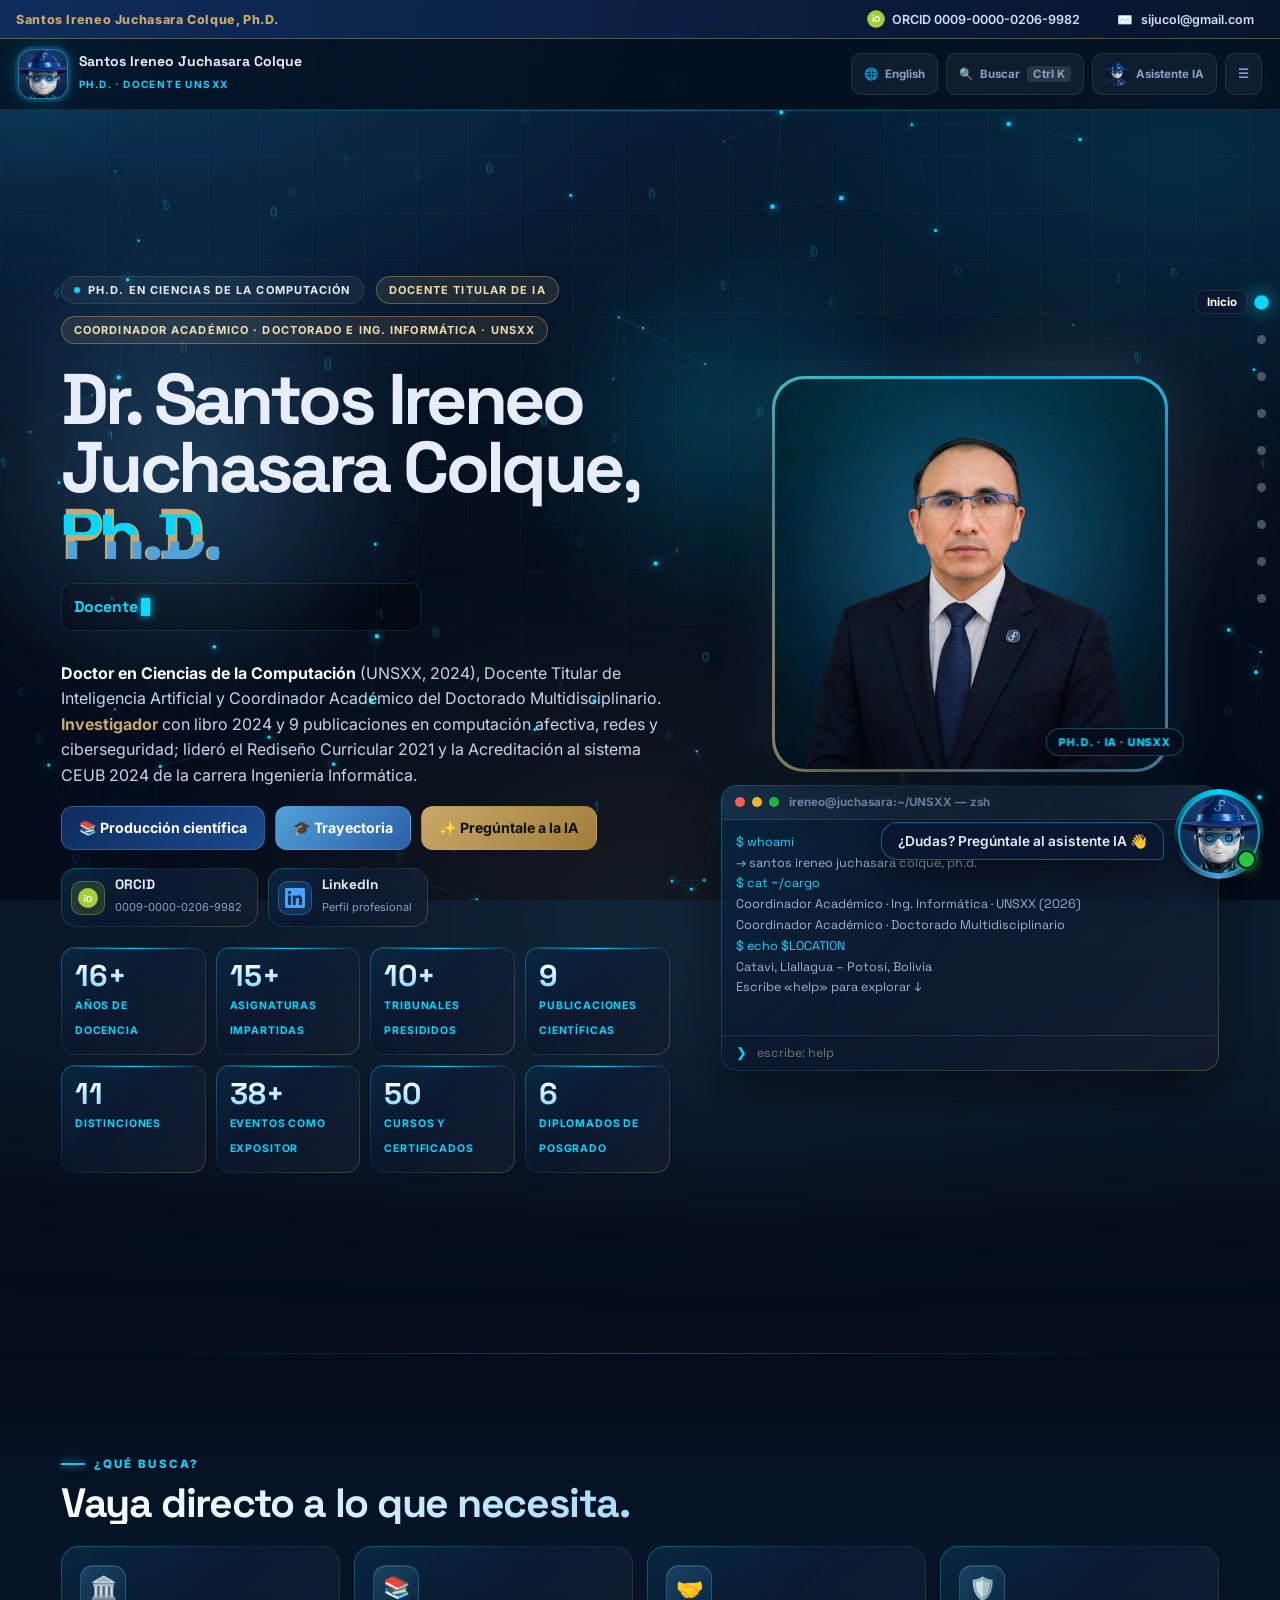
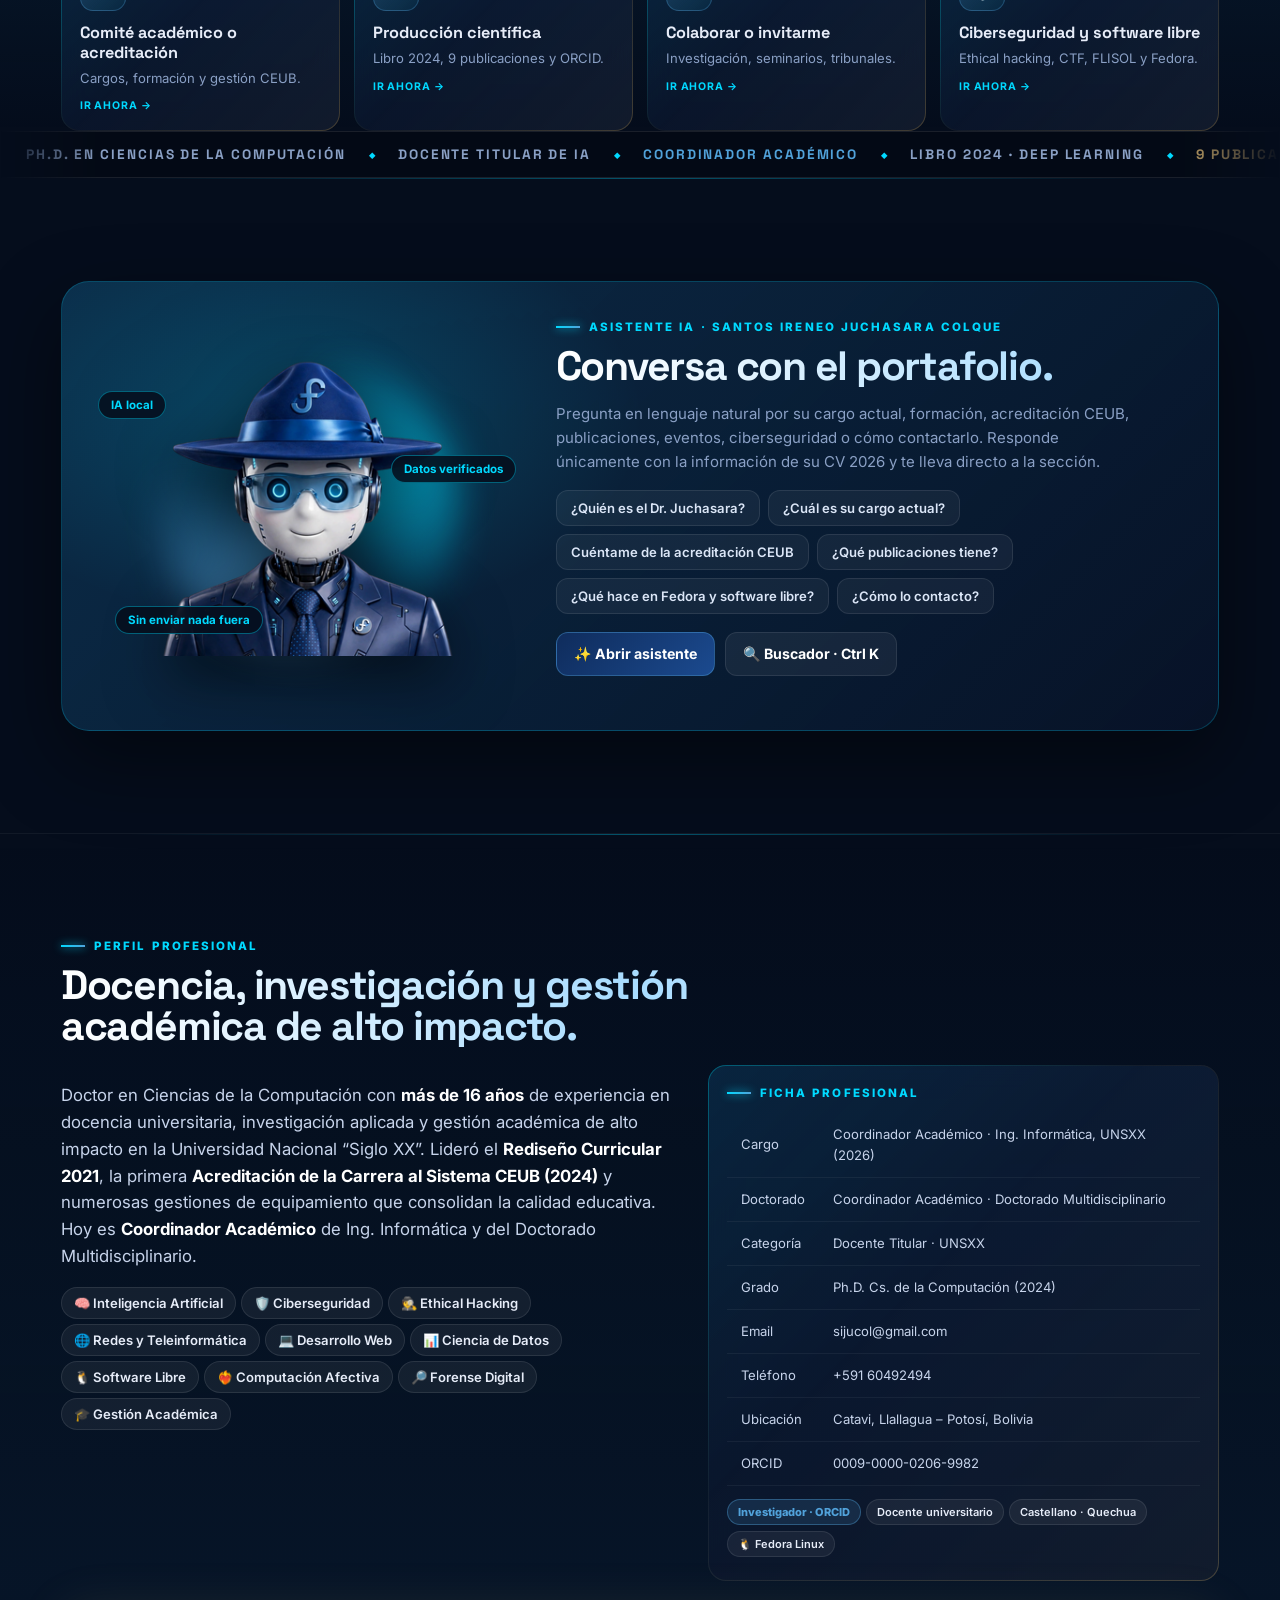
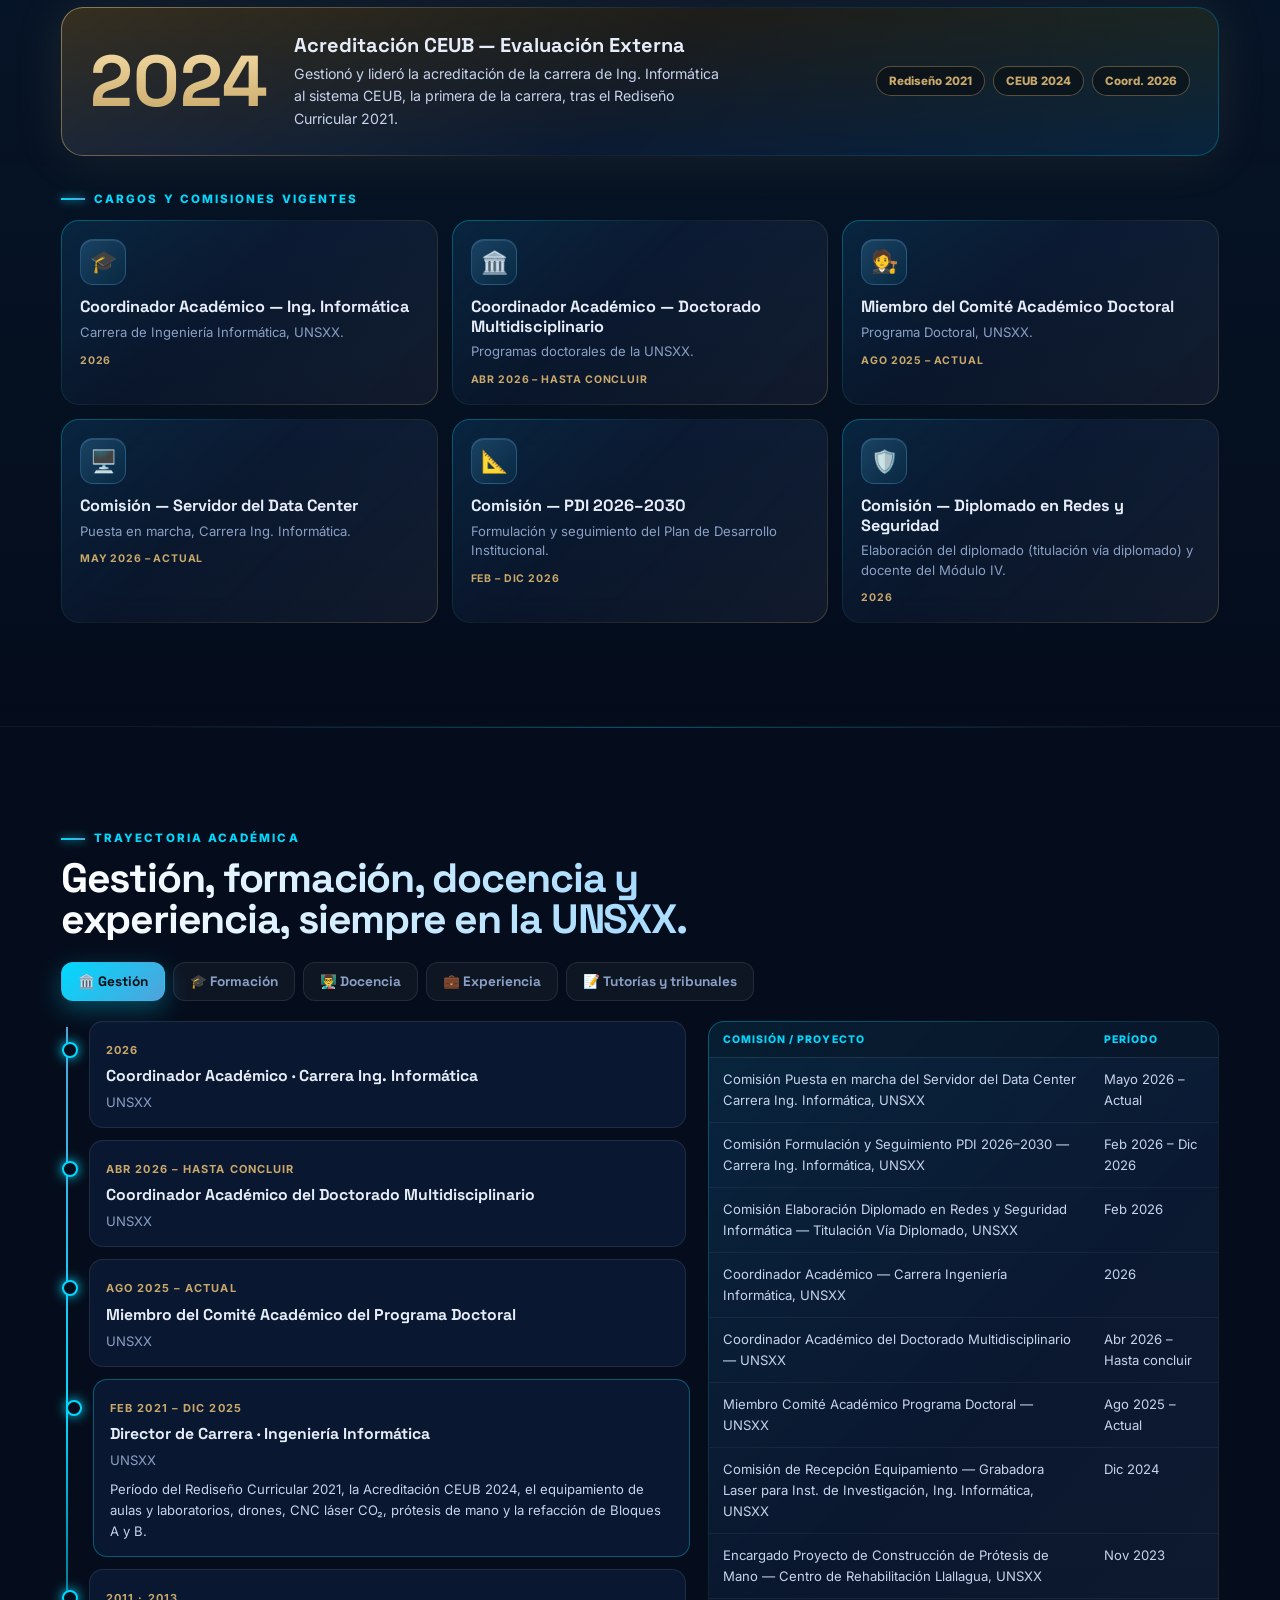
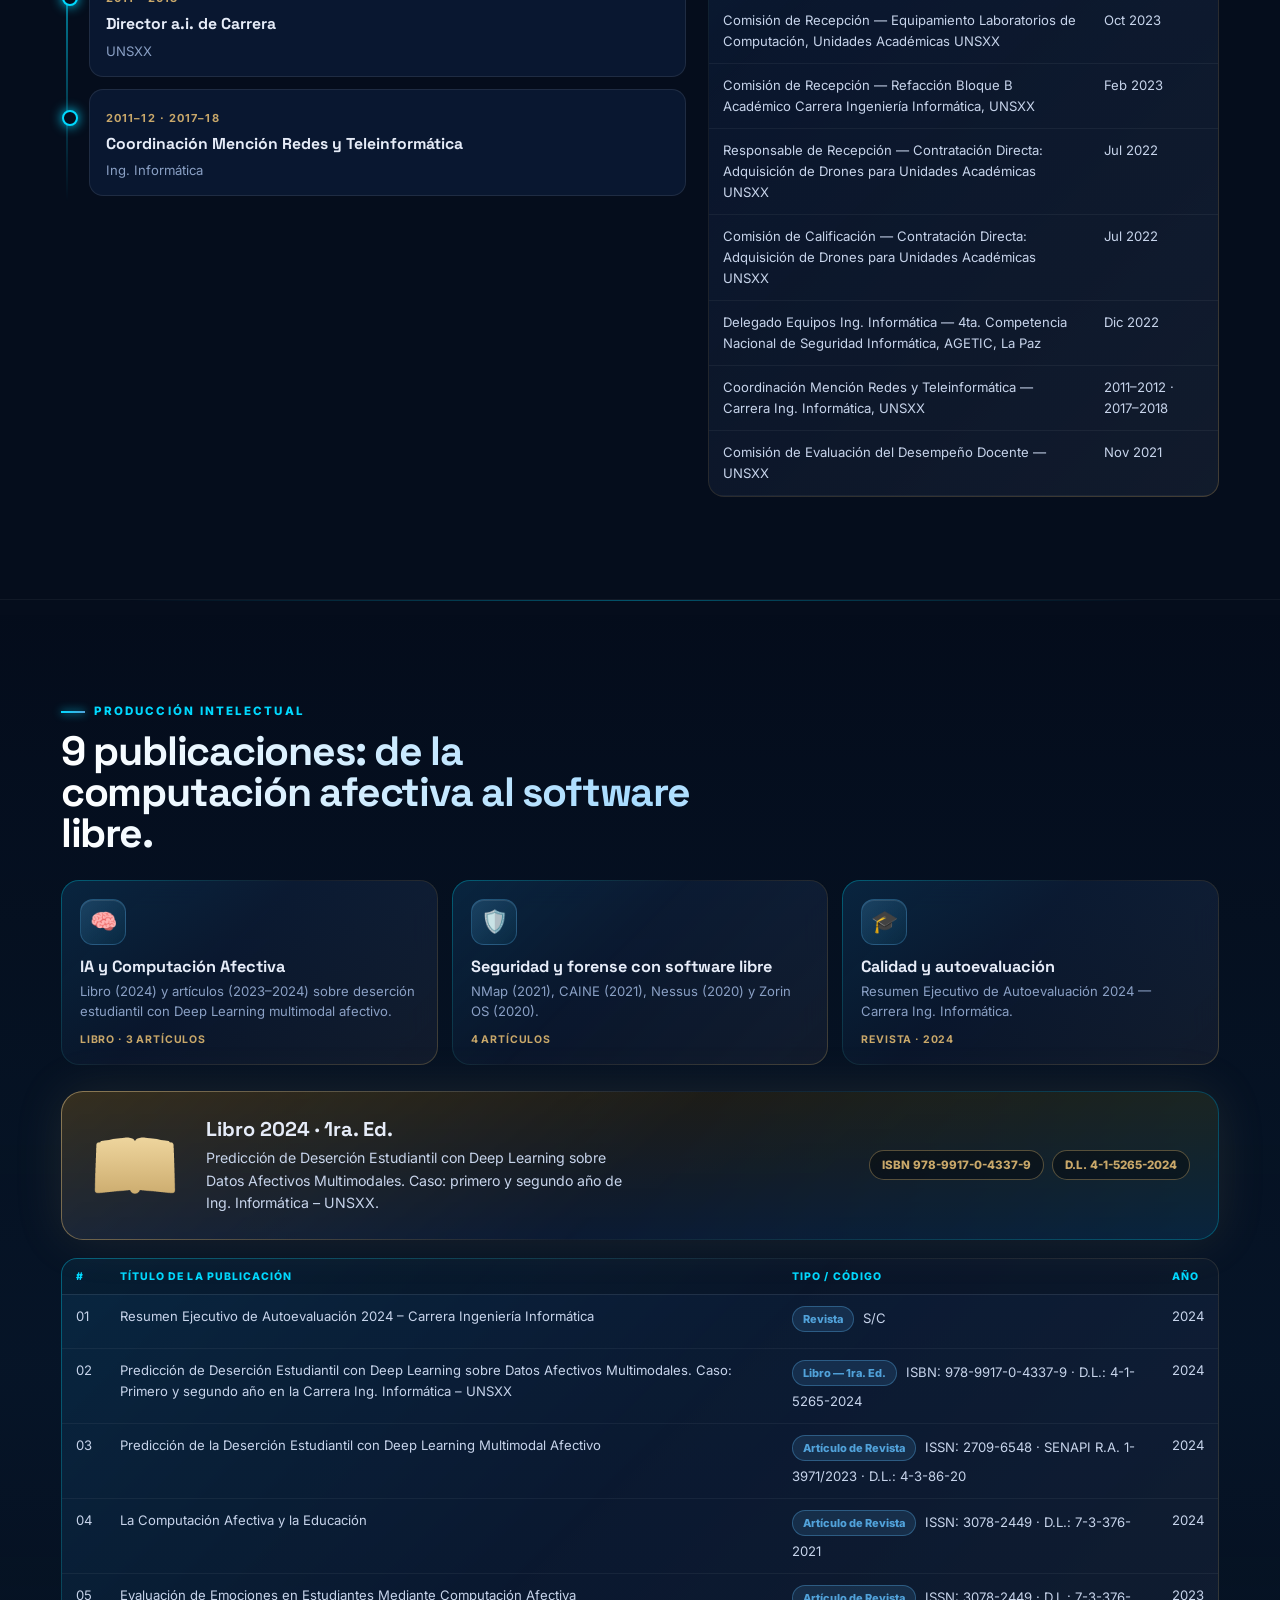
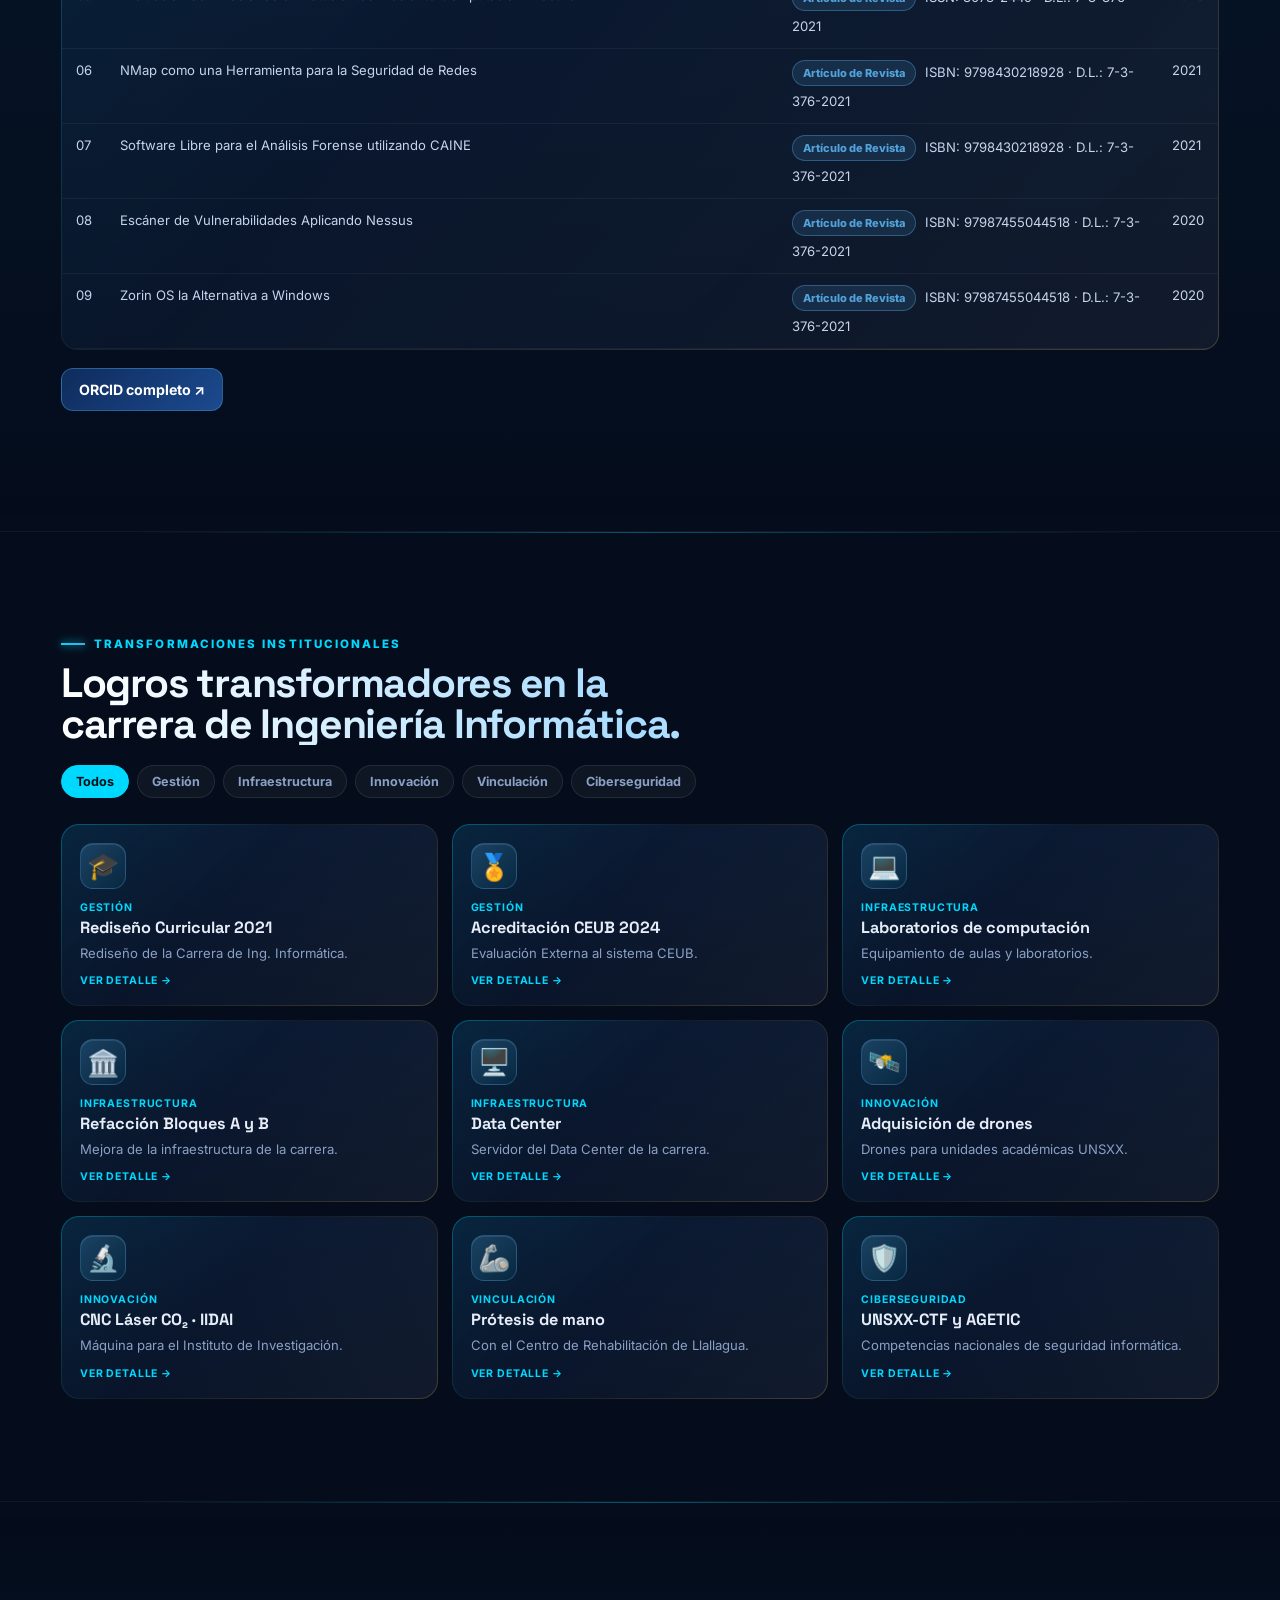
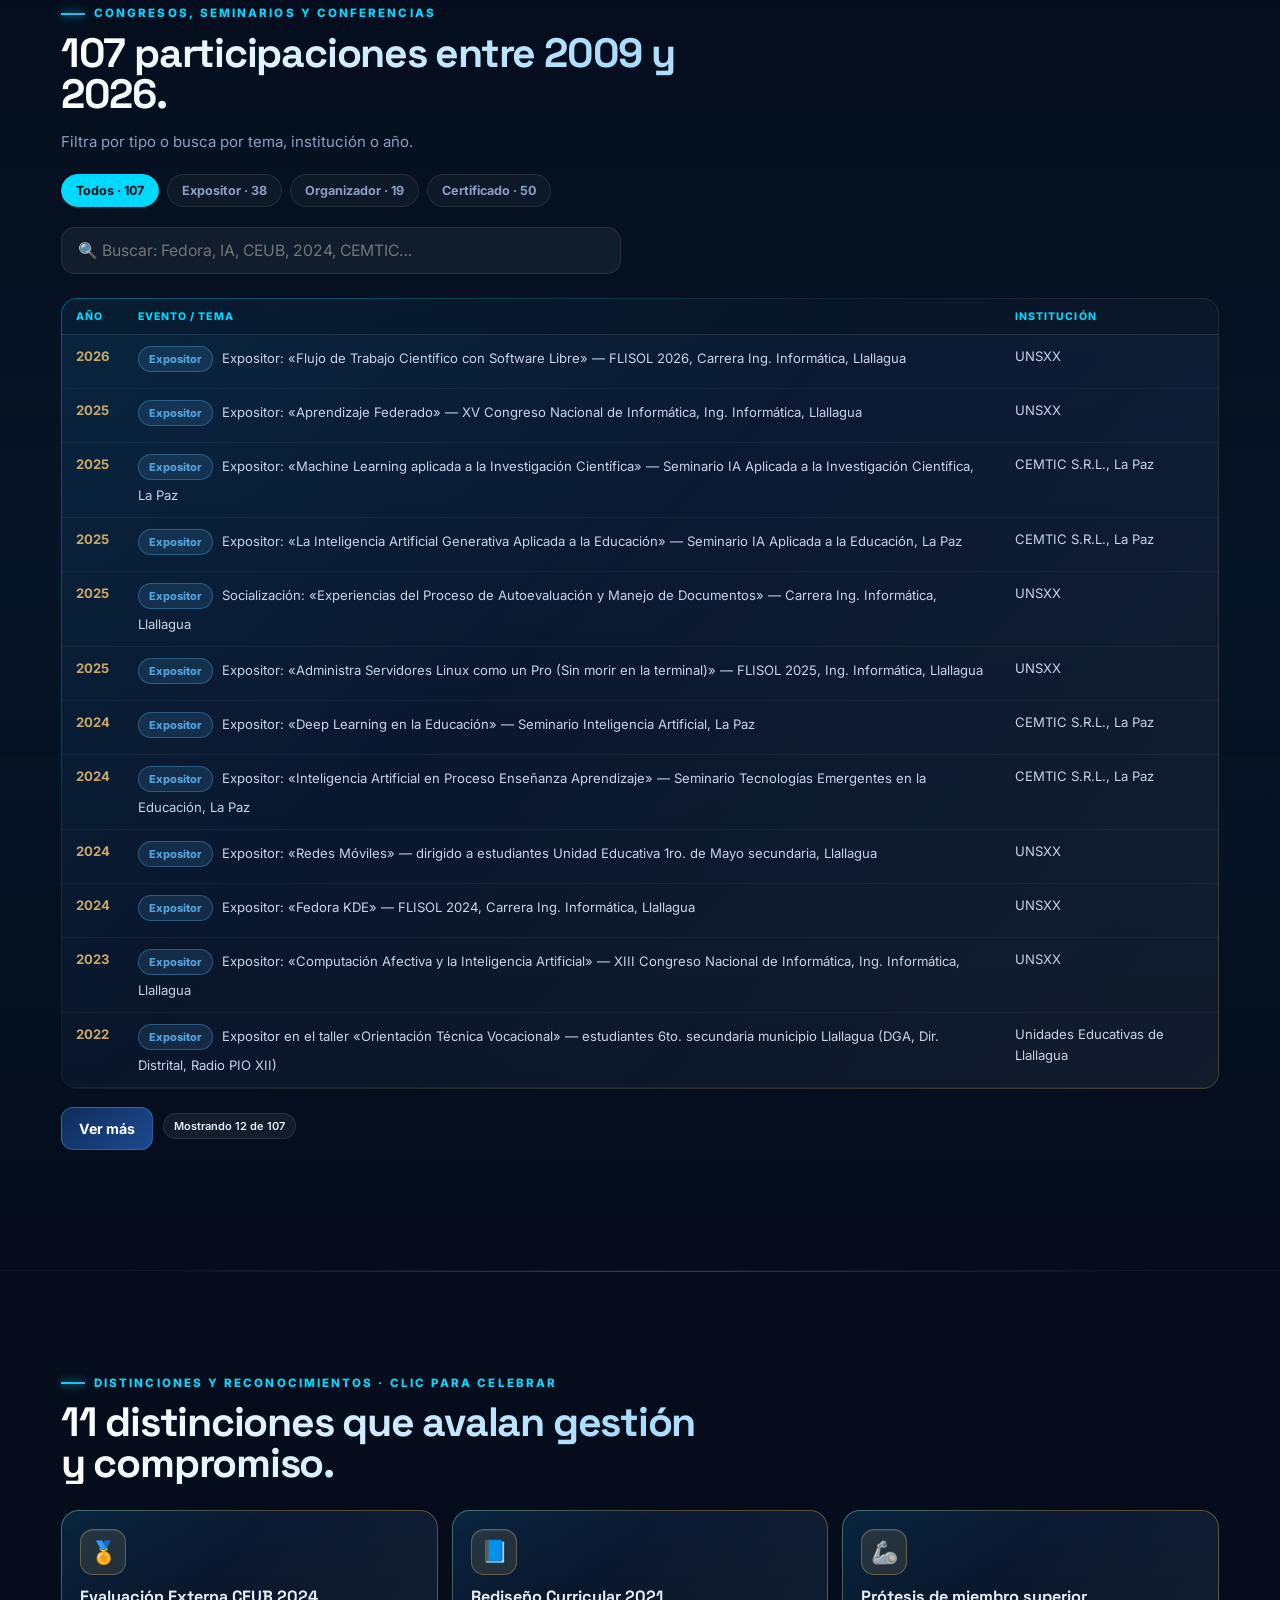
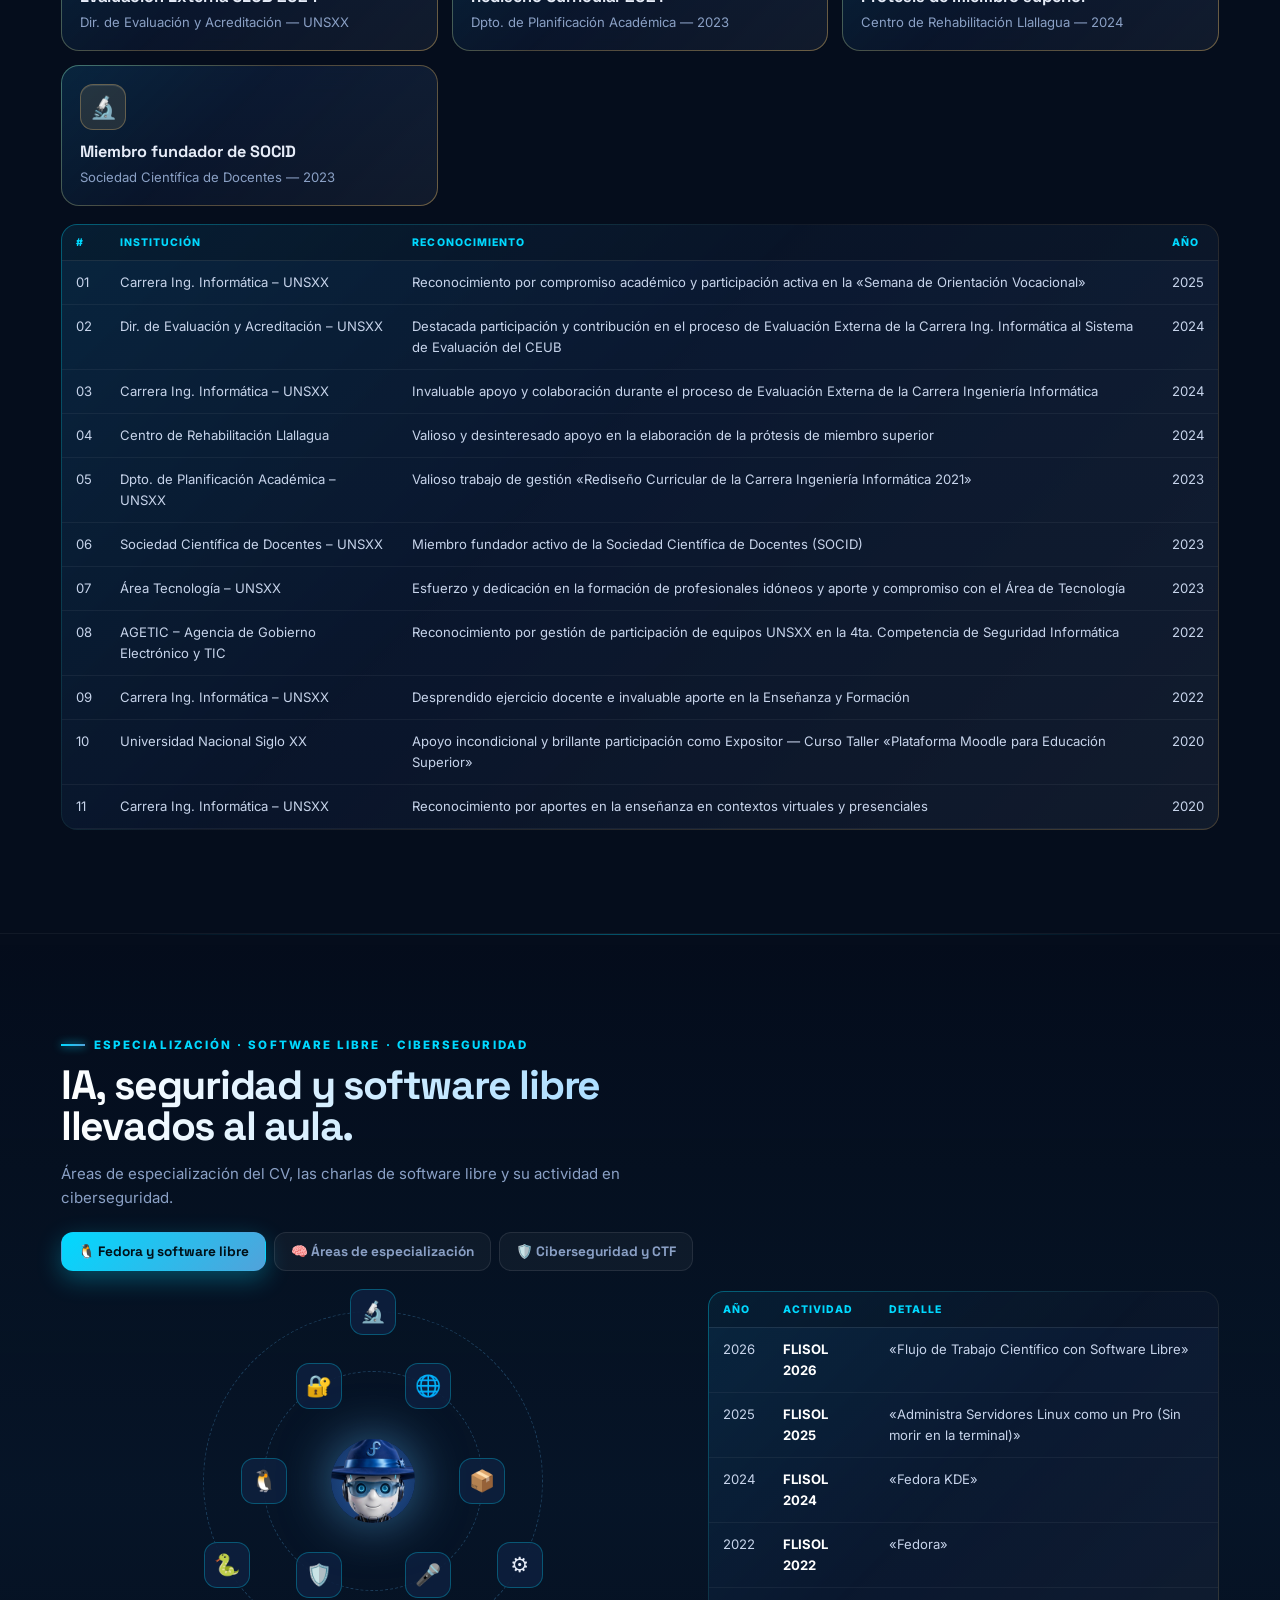
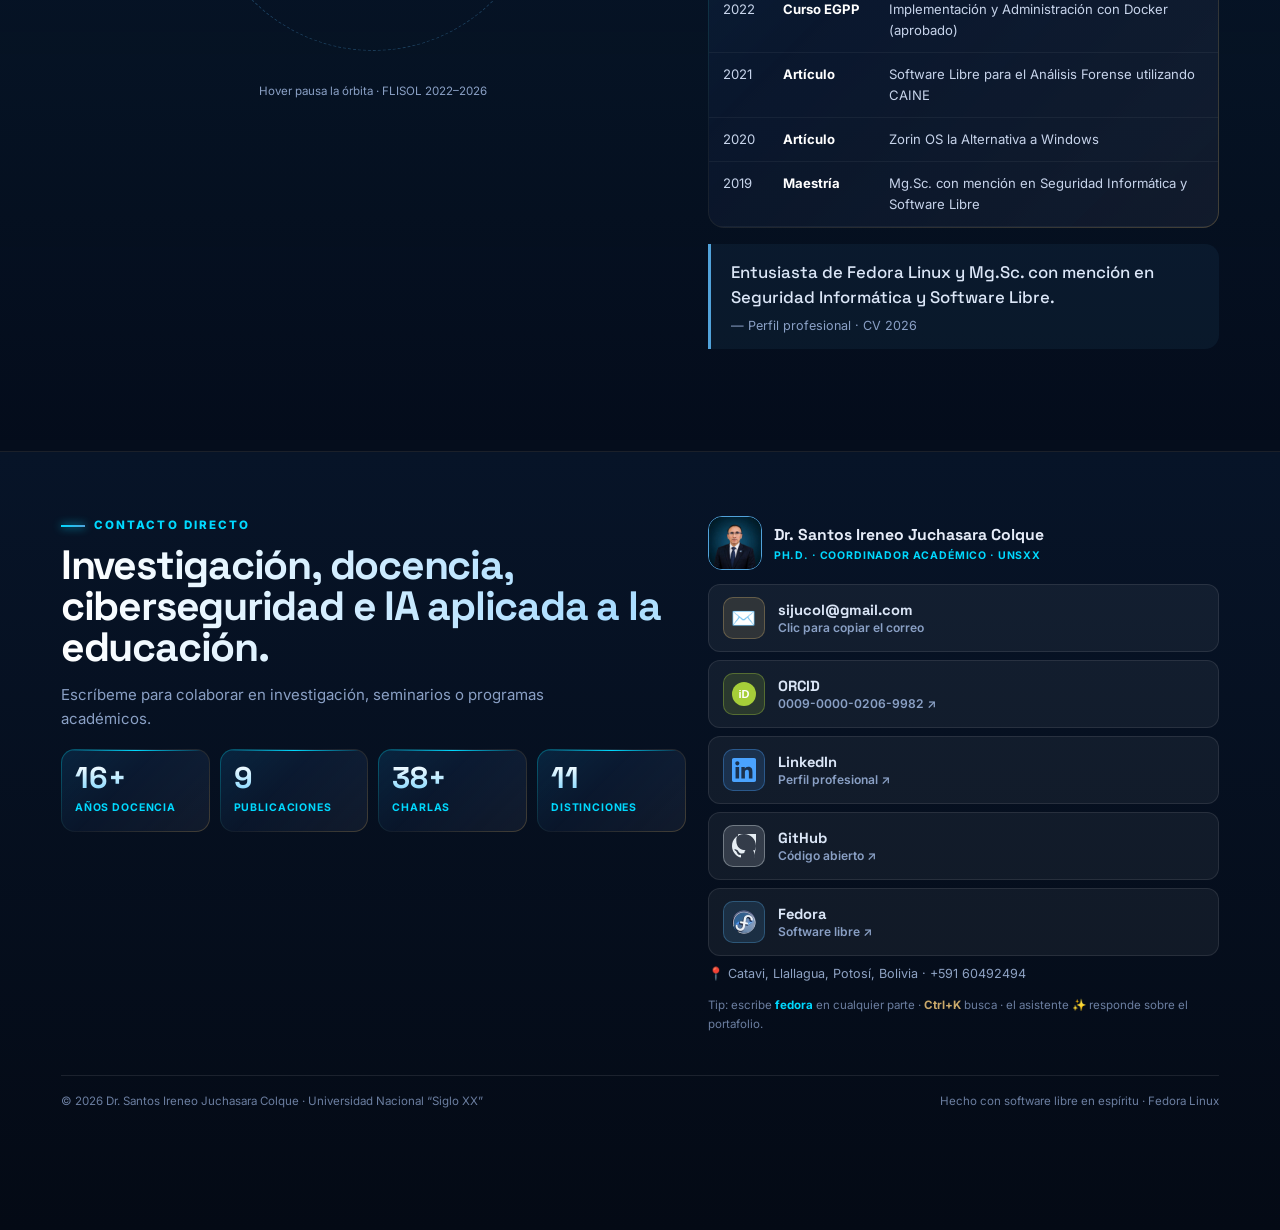
<file: public/index.html>
<!DOCTYPE html>
<html lang="es">
<head>
<meta charset="UTF-8">
<meta name="viewport" content="width=device-width, initial-scale=1, viewport-fit=cover">
<meta name="color-scheme" content="dark">
<meta name="theme-color" content="#050d1c">
<title>Dr. Santos Ireneo Juchasara Colque, Ph.D. · Coordinador Académico UNSXX</title>
<meta name="description" content="Dr. Santos Ireneo Juchasara Colque, Ph.D. en Ciencias de la Computación. Docente Titular y Coordinador Académico (UNSXX). IA, ciberseguridad, redes y software libre. Acreditación CEUB 2024 y Rediseño Curricular 2021.">
<meta name="author" content="Santos Ireneo Juchasara Colque">
<meta name="robots" content="index, follow">
<link rel="canonical" href="https://www.santosjuchasara.com/">
<link rel="alternate" hreflang="es" href="https://www.santosjuchasara.com/"><link rel="alternate" hreflang="en" href="https://www.santosjuchasara.com/en/"><link rel="alternate" hreflang="x-default" href="https://www.santosjuchasara.com/">
<link rel="manifest" href="site.webmanifest">
<meta property="og:type" content="profile"><meta property="og:locale" content="es_BO"><meta property="og:site_name" content="Dr. Juchasara Colque">
<meta property="og:title" content="Dr. Santos Ireneo Juchasara Colque, Ph.D. · Coordinador Académico UNSXX">
<meta property="og:description" content="Investigador y docente universitario. IA, ciberseguridad, software libre. 16+ años de docencia · Acreditación CEUB 2024.">
<meta property="og:url" content="https://www.santosjuchasara.com/"><meta property="og:image" content="https://www.santosjuchasara.com/og-image.png"><meta property="og:image:width" content="1200"><meta property="og:image:height" content="630">
<meta name="twitter:card" content="summary_large_image"><meta name="twitter:title" content="Dr. Santos Ireneo Juchasara Colque, Ph.D."><meta name="twitter:description" content="Docente Titular y Coordinador Académico · UNSXX · IA, ciberseguridad y software libre."><meta name="twitter:image" content="https://www.santosjuchasara.com/og-image.png">
<script type="application/ld+json">{"@context":"https://schema.org","@type":"Person","name":"Santos Ireneo Juchasara Colque","honorificPrefix":"Dr.","alternateName":"Santos Juchasara","identifier":"https://orcid.org/0009-0000-0206-9982","jobTitle":"Docente Titular · Coordinador Académico","worksFor":{"@type":"CollegeOrUniversity","name":"Universidad Nacional Siglo XX"},"address":{"@type":"PostalAddress","addressLocality":"Llallagua","addressRegion":"Potosí","addressCountry":"BO"},"url":"https://www.santosjuchasara.com/","image":"https://www.santosjuchasara.com/og-image.png","sameAs":["https://orcid.org/0009-0000-0206-9982","https://www.linkedin.com/in/juchasara","https://github.com/sireneo","https://accounts.fedoraproject.org/user/sireneo/"],"knowsAbout":["Inteligencia Artificial","Ciberseguridad","Ethical Hacking","Redes","Software Libre","Computación Afectiva","Ciencia de Datos"]}</script>
<link rel="icon" type="image/png" href="assets/img/favicon.png">
<link rel="apple-touch-icon" href="assets/img/robot.png">
<link rel="stylesheet" href="https://fonts.googleapis.com/css2?family=Space+Grotesk:wght@400;500;700&family=Inter:wght@400;500;600&display=swap">
<link rel="stylesheet" href="css/base.css">
<link rel="stylesheet" href="css/header.css">
<link rel="stylesheet" href="css/hero.css">
<link rel="stylesheet" href="css/components.css">
<link rel="stylesheet" href="css/overlays.css">
<link rel="stylesheet" href="css/modern.css">
<link rel="stylesheet" href="css/ai-robot.css">
<link rel="stylesheet" href="css/redesign.css">
<link rel="stylesheet" href="css/typography.css">
</head>
<body>
<div class="bgf"></div><canvas class="cv" id="mx"></canvas><canvas class="cv" id="net"></canvas><div class="grid"></div><div id="glow"></div><div id="prog"></div>
<nav class="dock" id="dock" aria-label="Redes"></nav>
<div id="idbar"></div>
<header><div class="nav"><div class="brand" onclick="go('inicio')"><span class="bm"><img data-rb alt="Asistente IA"></span><div><b>Santos Ireneo Juchasara Colque</b><span>Ph.D. · Docente UNSXX</span></div></div>
<div class="links" id="links"></div>
<div class="act"><a class="ib" id="lang" href="en/index.html" hreflang="en" lang="en" title="English version">🌐 <span>English</span></a><button class="ib" onclick="pal(1)">🔍 <span>Buscar</span> <kbd>Ctrl K</kbd></button><button class="ib" onclick="ai(1)"><img data-rb alt="" style="width:24px;height:24px;border-radius:50%;object-fit:cover;object-position:50% 20%;background:#071a33"> Asistente IA</button><button class="ib ham" onclick="mob.classList.toggle('open')">☰</button></div></div></header>
<div id="mob"></div>
<main>
<section id="inicio" style="border:0"><div class="wrap" style="position:relative"><div class="mesh"><i class="m1"></i><i class="m2"></i><i class="m3"></i></div>
<div class="hero"><div>
<div class="lvl"><span class="badge"><i></i>Ph.D. en Ciencias de la Computación</span><span class="badge b2">Docente Titular de IA</span><span class="badge b2">Coordinador Académico · Doctorado e Ing. Informática · UNSXX</span></div>
<h1>Dr. Santos Ireneo<br>Juchasara Colque, <span class="gl" data-t="Ph.D.">Ph.D.</span></h1>
<div class="ty"><span id="ty"></span><i class="cur"></i></div>
<p class="lead"><b>Doctor en Ciencias de la Computación</b> (UNSXX, 2024), Docente Titular de Inteligencia Artificial y Coordinador Académico del Doctorado Multidisciplinario. <b style="color:var(--gold)">Investigador</b> con libro 2024 y 9 publicaciones en computación afectiva, redes y ciberseguridad; lideró el Rediseño Curricular 2021 y la Acreditación al sistema CEUB 2024 de la carrera Ingeniería Informática.</p>
<div class="row"><button class="btn bp" onclick="go('investigacion')">📚 Producción científica</button><button class="btn bfd" onclick="go('trayectoria')">🎓 Trayectoria</button><button class="btn bg" onclick="ai(1)">✨ Pregúntale a la IA</button></div>
<div class="soc" id="soc"></div><div class="stats" id="stats"></div></div>
<div class="side"><div class="pw" id="pw"><div class="ring"></div><div class="ph"><img data-ph alt="Dr. Santos Ireneo Juchasara Colque"></div><div class="pb">Ph.D. · IA · UNSXX</div></div>
<div class="term"><div class="th"><i style="background:#ff5f56"></i><i style="background:#ffbd2e"></i><i style="background:#27c93f"></i>&nbsp;ireneo@juchasara:~/UNSXX — zsh</div><div class="tb" id="tb"></div><div class="tin">❯<input id="ti" placeholder="escribe: help" autocomplete="off" spellcheck="false"></div></div></div></div></div></section>

<section id="rutas" style="border:0;padding-bottom:0"><div class="wrap rv"><div class="eb">¿Qué busca?</div><h2>Vaya directo a lo que necesita.</h2><div class="g4" id="paths"></div></div></section>
<div class="mq" aria-hidden="true"><div class="mqt" id="mq"></div></div>
<section id="asistente" style="border:0"><div class="wrap rv"><div class="aisp"><div class="arb"><i class="halo"></i><img data-rb alt="Asistente IA del portafolio"><span class="tg t1">IA local</span><span class="tg t2">Datos verificados</span><span class="tg t3">Sin enviar nada fuera</span></div>
<div style="position:relative"><div class="eb">Asistente IA · Santos Ireneo Juchasara Colque</div><h2>Conversa con el portafolio.</h2><p class="sub">Pregunta en lenguaje natural por su cargo actual, formación, acreditación CEUB, publicaciones, eventos, ciberseguridad o cómo contactarlo. Responde únicamente con la información de su CV 2026 y te lleva directo a la sección.</p><div class="sg2" id="spq"></div><div class="row"><button class="btn bp" onclick="ai(1)">✨ Abrir asistente</button><button class="btn" onclick="pal(1)">🔍 Buscador · Ctrl K</button></div></div></div></div></section>
<section id="perfil"><div class="wrap rv"><div class="eb">Perfil profesional</div><h2>Docencia, investigación y gestión académica de alto impacto.</h2>
<div class="two" style="margin-top:18px"><div><p class="sub" style="font-size:calc(16px*var(--t));color:#c7d4eb" id="prof"></p><div id="areas" style="margin-top:16px"></div></div>
<div class="card" style="cursor:default"><div class="eb">Ficha profesional</div><table><tbody id="idt"></tbody></table><div style="margin-top:12px" id="idch"></div></div></div>
<div class="hl"><div class="hl-n sp">2024</div><div><b>Acreditación CEUB — Evaluación Externa</b><p>Gestionó y lideró la acreditación de la carrera de Ing. Informática al sistema CEUB, la primera de la carrera, tras el Rediseño Curricular 2021.</p></div><div class="hl-s"><span>Rediseño 2021</span><span>CEUB 2024</span><span>Coord. 2026</span></div></div>
<div class="eb" style="margin-top:34px">Cargos y comisiones vigentes</div><div class="g3" id="cargos" style="margin-top:12px"></div></div></section>

<section id="trayectoria"><div class="wrap rv"><div class="eb">Trayectoria académica</div><h2>Gestión, formación, docencia y experiencia, siempre en la UNSXX.</h2>
<div class="tabs" data-g="t"><button class="on">🏛️ Gestión</button><button>🎓 Formación</button><button>👨‍🏫 Docencia</button><button>💼 Experiencia</button><button>📝 Tutorías y tribunales</button></div>
<div class="pn on" data-g="t"><div class="two" style="margin-top:20px"><div class="tl" id="tl"></div><div class="tw" style="margin-top:0"><table><thead><tr><th>Comisión / Proyecto</th><th>Período</th></tr></thead><tbody id="com"></tbody></table></div></div></div>
<div class="pn" data-g="t"><div class="tw"><table><thead><tr><th>Título</th><th>Programa</th><th>Año</th><th>Universidad</th></tr></thead><tbody id="gr"></tbody></table></div><div class="tw"><table><thead><tr><th>Diplomados de posgrado</th><th>Año</th><th>Universidad</th></tr></thead><tbody id="dp"></tbody></table></div><div class="tw"><table><thead><tr><th>Idioma</th><th>Habla</th><th>Lee</th><th>Escribe</th></tr></thead><tbody id="idm"></tbody></table></div></div>
<div class="pn" data-g="t"><div class="hl" style="border-color:rgba(0,217,255,.35);background:linear-gradient(120deg,rgba(0,217,255,.12),rgba(21,92,140,.25))"><div class="hl-n sp" style="background:linear-gradient(180deg,#bff3ff,#00D9FF);-webkit-background-clip:text;background-clip:text">16+</div><div><b>Años ininterrumpidos de docencia (2009–2025)</b><p>Carrera de Ingeniería Informática, UNSXX · 15+ asignaturas impartidas.</p></div></div><div class="tw"><table><thead><tr><th>Asignatura (pregrado)</th><th>Categoría</th><th>Período</th></tr></thead><tbody id="asg"></tbody></table></div><div class="tw"><table><thead><tr><th>Posgrado · módulo / cargo / comisión</th><th>Universidad</th><th>Período</th></tr></thead><tbody id="pos"></tbody></table></div></div>
<div class="pn" data-g="t"><div class="tw"><table><thead><tr><th>Sector</th><th>Institución / cargo</th><th>Período</th></tr></thead><tbody id="exp"></tbody></table></div></div>
<div class="pn" data-g="t"><div class="tw"><table><thead><tr><th>Tutoría de proyectos de grado y trabajos dirigidos</th><th>Estudiante</th><th>Tipo</th><th>Año</th></tr></thead><tbody id="tut"></tbody></table></div><div class="tw"><table><thead><tr><th>Rol en tribunal</th><th>Defensa / trabajo</th><th>Año</th></tr></thead><tbody id="tri"></tbody></table></div></div></div></section>

<section id="investigacion"><div class="wrap rv"><div class="eb">Producción intelectual</div><h2>9 publicaciones: de la computación afectiva al software libre.</h2>
<div class="g3" id="inv"></div>
<div class="hl" style="margin-top:26px"><div class="hl-n sp">📖</div><div><b>Libro 2024 · 1ra. Ed.</b><p>Predicción de Deserción Estudiantil con Deep Learning sobre Datos Afectivos Multimodales. Caso: primero y segundo año de Ing. Informática – UNSXX.</p></div><div class="hl-s"><span>ISBN 978-9917-0-4337-9</span><span>D.L. 4-1-5265-2024</span></div></div>
<div class="tw"><table><thead><tr><th>#</th><th>Título de la publicación</th><th>Tipo / código</th><th>Año</th></tr></thead><tbody id="pub"></tbody></table></div>
<div class="row"><a class="btn bp" href="https://orcid.org/0009-0000-0206-9982" target="_blank" rel="noopener">ORCID completo ↗</a></div></div></section>

<section id="impacto"><div class="wrap rv"><div class="eb">Transformaciones institucionales</div><h2>Logros transformadores en la carrera de Ingeniería Informática.</h2><div class="fl" id="fl"></div><div class="g3" id="gal"></div></div></section>

<section id="eventos"><div class="wrap rv"><div class="eb">Congresos, seminarios y conferencias</div><h2>107 participaciones entre 2009 y 2026.</h2><p class="sub">Filtra por tipo o busca por tema, institución o año.</p>
<div class="fl" id="evf"></div><input id="evq" class="sq" placeholder="🔍 Buscar: Fedora, IA, CEUB, 2024, CEMTIC…" autocomplete="off">
<div class="tw"><table><thead><tr><th>Año</th><th>Evento / tema</th><th>Institución</th></tr></thead><tbody id="evt"></tbody></table></div>
<div class="row" style="align-items:center"><button class="btn bp" id="evm">Ver más</button><span class="chip" id="evc"></span></div></div></section>

<section id="reconocimientos"><div class="wrap rv"><div class="eb">Distinciones y reconocimientos · clic para celebrar</div><h2>11 distinciones que avalan gestión y compromiso.</h2><div class="g3" id="rec"></div><div class="tw"><table><thead><tr><th>#</th><th>Institución</th><th>Reconocimiento</th><th>Año</th></tr></thead><tbody id="dis"></tbody></table></div></div></section>

<section id="especializacion"><div class="wrap rv"><div class="eb">Especialización · Software libre · Ciberseguridad</div><h2>IA, seguridad y software libre llevados al aula.</h2>
<p class="sub">Áreas de especialización del CV, las charlas de software libre y su actividad en ciberseguridad.</p>
<div class="tabs" data-g="e"><button class="on">🐧 Fedora y software libre</button><button>🧠 Áreas de especialización</button><button>🛡️ Ciberseguridad y CTF</button></div>
<div class="pn on" data-g="e"><div class="two" style="margin-top:20px"><div><div class="orb" id="orb"><div class="core"><img data-rb alt="Asistente IA"></div></div><p style="text-align:center;font-size:calc(11px*var(--t));color:var(--mut)">Hover pausa la órbita · FLISOL 2022–2026</p></div>
<div><div class="tw" style="margin-top:0"><table><thead><tr><th>Año</th><th>Actividad</th><th>Detalle</th></tr></thead><tbody id="ft"></tbody></table></div><div class="q">Entusiasta de Fedora Linux y Mg.Sc. con mención en Seguridad Informática y Software Libre.<small>— Perfil profesional · CV 2026</small></div></div></div></div>
<div class="pn" data-g="e"><div class="g3" id="areasg"></div><div style="margin-top:22px"><div class="eb">Tecnologías y herramientas citadas en el CV</div><div id="tools"></div></div></div>
<div class="pn" data-g="e"><div class="tw"><table><thead><tr><th>Año</th><th>Rol / tipo</th><th>Detalle</th></tr></thead><tbody id="ctf"></tbody></table></div></div></div></section>
</main>
<nav id="rail" aria-label="Secciones"></nav><nav id="tabbar" aria-label="Navegación principal"></nav>
<footer id="contacto"><div class="wrap"><div class="two"><div><div class="eb">Contacto directo</div><h2 style="color:#fff">Investigación, docencia, ciberseguridad e IA aplicada a la educación.</h2><p class="sub">Escríbeme para colaborar en investigación, seminarios o programas académicos.</p>
<div class="stats" style="margin-top:18px"><div class="st"><b>16+</b><span>Años docencia</span></div><div class="st"><b>9</b><span>Publicaciones</span></div><div class="st"><b>38+</b><span>Charlas</span></div><div class="st"><b>11</b><span>Distinciones</span></div></div></div>
<div><div style="display:flex;gap:12px;align-items:center"><img data-ph alt="" style="width:54px;height:54px;border-radius:14px;object-fit:cover;border:1.5px solid var(--fed)"><div><b class="sp">Dr. Santos Ireneo Juchasara Colque</b><div style="font-size:calc(10px*var(--t));color:var(--cy);font-weight:700;letter-spacing:.08em;text-transform:uppercase">Ph.D. · Coordinador Académico · UNSXX</div></div></div>
<div class="cl"><button onclick="copyMail()">✉️ sijucol@gmail.com (copiar)</button><a href="https://accounts.fedoraproject.org/user/sireneo/" target="_blank" rel="noopener">🐧 accounts.fedoraproject.org/user/sireneo ↗</a><a href="https://github.com/sireneo" target="_blank" rel="noopener">💻 github.com/sireneo ↗</a><a href="https://www.linkedin.com/in/juchasara" target="_blank" rel="noopener">🔗 linkedin.com/in/juchasara ↗</a><a href="https://orcid.org/0009-0000-0206-9982" target="_blank" rel="noopener">🆔 ORCID 0009-0000-0206-9982 ↗</a><span style="font-size:calc(12px*var(--t));color:#8ea2c3">📍 Catavi, Llallagua, Potosí, Bolivia · +591 60492494</span></div>
<p style="font-size:calc(11px*var(--t));color:#6b7ea0;margin-top:12px">Tip: escribe <b style="color:var(--cy)">fedora</b> en cualquier parte · <b style="color:var(--gold)">Ctrl+K</b> busca · el asistente ✨ responde sobre el portafolio.</p></div></div>
<div class="legal"><span>© 2026 Dr. Santos Ireneo Juchasara Colque · Universidad Nacional “Siglo XX”</span><span>Hecho con software libre en espíritu · Fedora Linux</span></div></div></footer>

<div class="ov" id="pal" onclick="pal(0)"><div class="pal" onclick="event.stopPropagation()"><div class="pi">🔍<input id="pq" placeholder="Buscar secciones, publicaciones, charlas… (↑↓ Enter)" autocomplete="off"><span style="font-size:calc(11px*var(--t));color:var(--mut)">ESC</span></div><div class="pl" id="pr"></div></div></div>
<div class="ov" id="mod" onclick="this.classList.remove('open')"><div class="mo" onclick="event.stopPropagation()" id="mob2"></div></div>
<div id="egg" onclick="this.classList.remove('open')"><div><div class="fb">🐧</div><h2 style="color:#fff;margin:10px auto;max-width:none">¡Fedora Lover Mode!</h2><p style="color:var(--cy);font-weight:700">Entusiasta de Fedora Linux · Llallagua → Mundo</p></div></div>
<div id="ai"><div id="aip"><div class="ah"><div class="av"><img data-rb alt=""></div><div><b>Asistente IA</b><small>● en línea · Santos Ireneo Juchasara Colque · IA</small></div><button class="ib" style="margin-left:auto" onclick="ai(0)">✕</button></div><div id="am"></div><div class="sg" id="sg"></div><form class="af" id="af"><input id="aq" placeholder="Pregunta algo…" autocomplete="off"><button>➤</button></form></div><div id="aih">¿Dudas? Pregúntale al asistente IA 👋</div><button id="aib" onclick="ai()" aria-label="Asistente IA"><span class="ci"><img data-rb alt=""></span></button></div>
<div id="toast"></div>
<script src="js/site.js"></script>
<script src="js/config.js"></script>
<script src="js/brand.js"></script>
<script src="js/cvdata.js"></script>
<script src="js/content.js"></script>
<script src="js/ui.js"></script>
<script src="js/effects.js"></script>
<script src="js/assistant.js"></script>
<script src="js/search.js"></script>
<script src="js/shortcuts.js"></script>
<script src="js/terminal.js"></script>
</body>
</html>
</file>
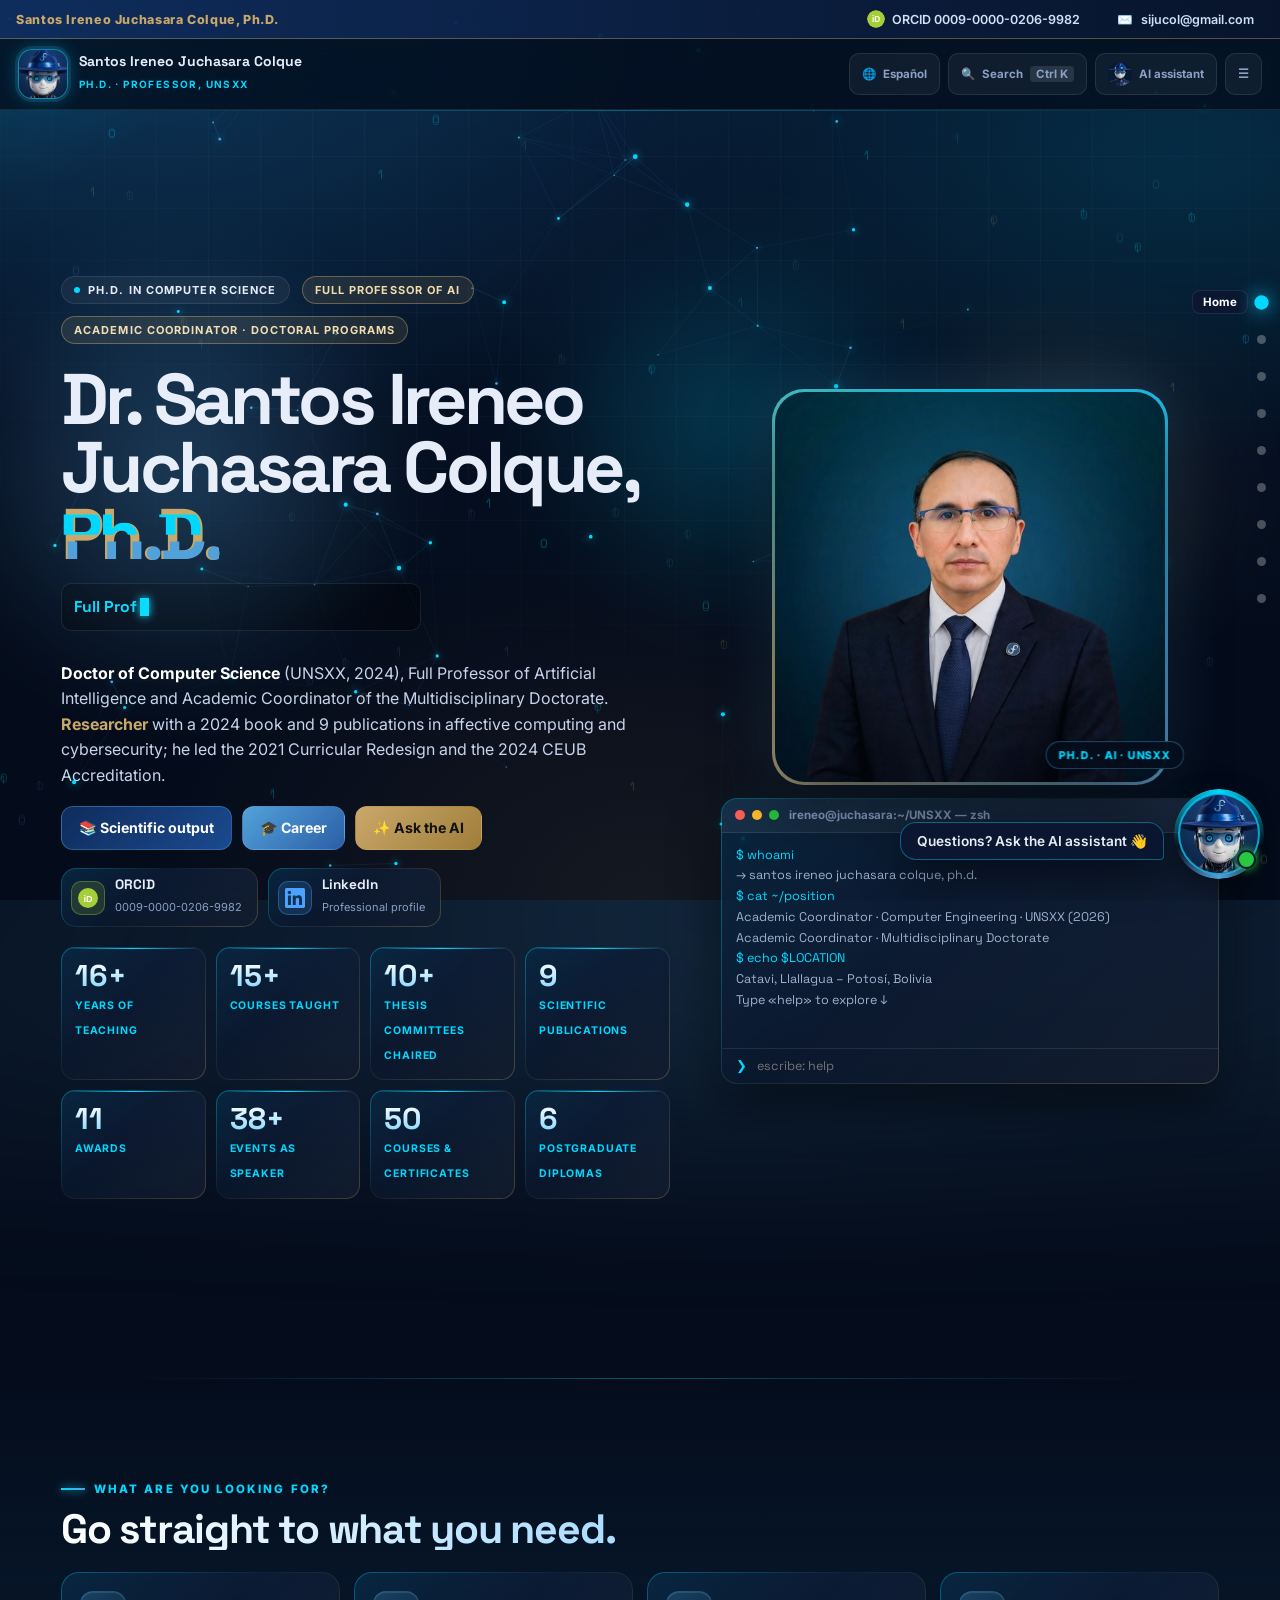
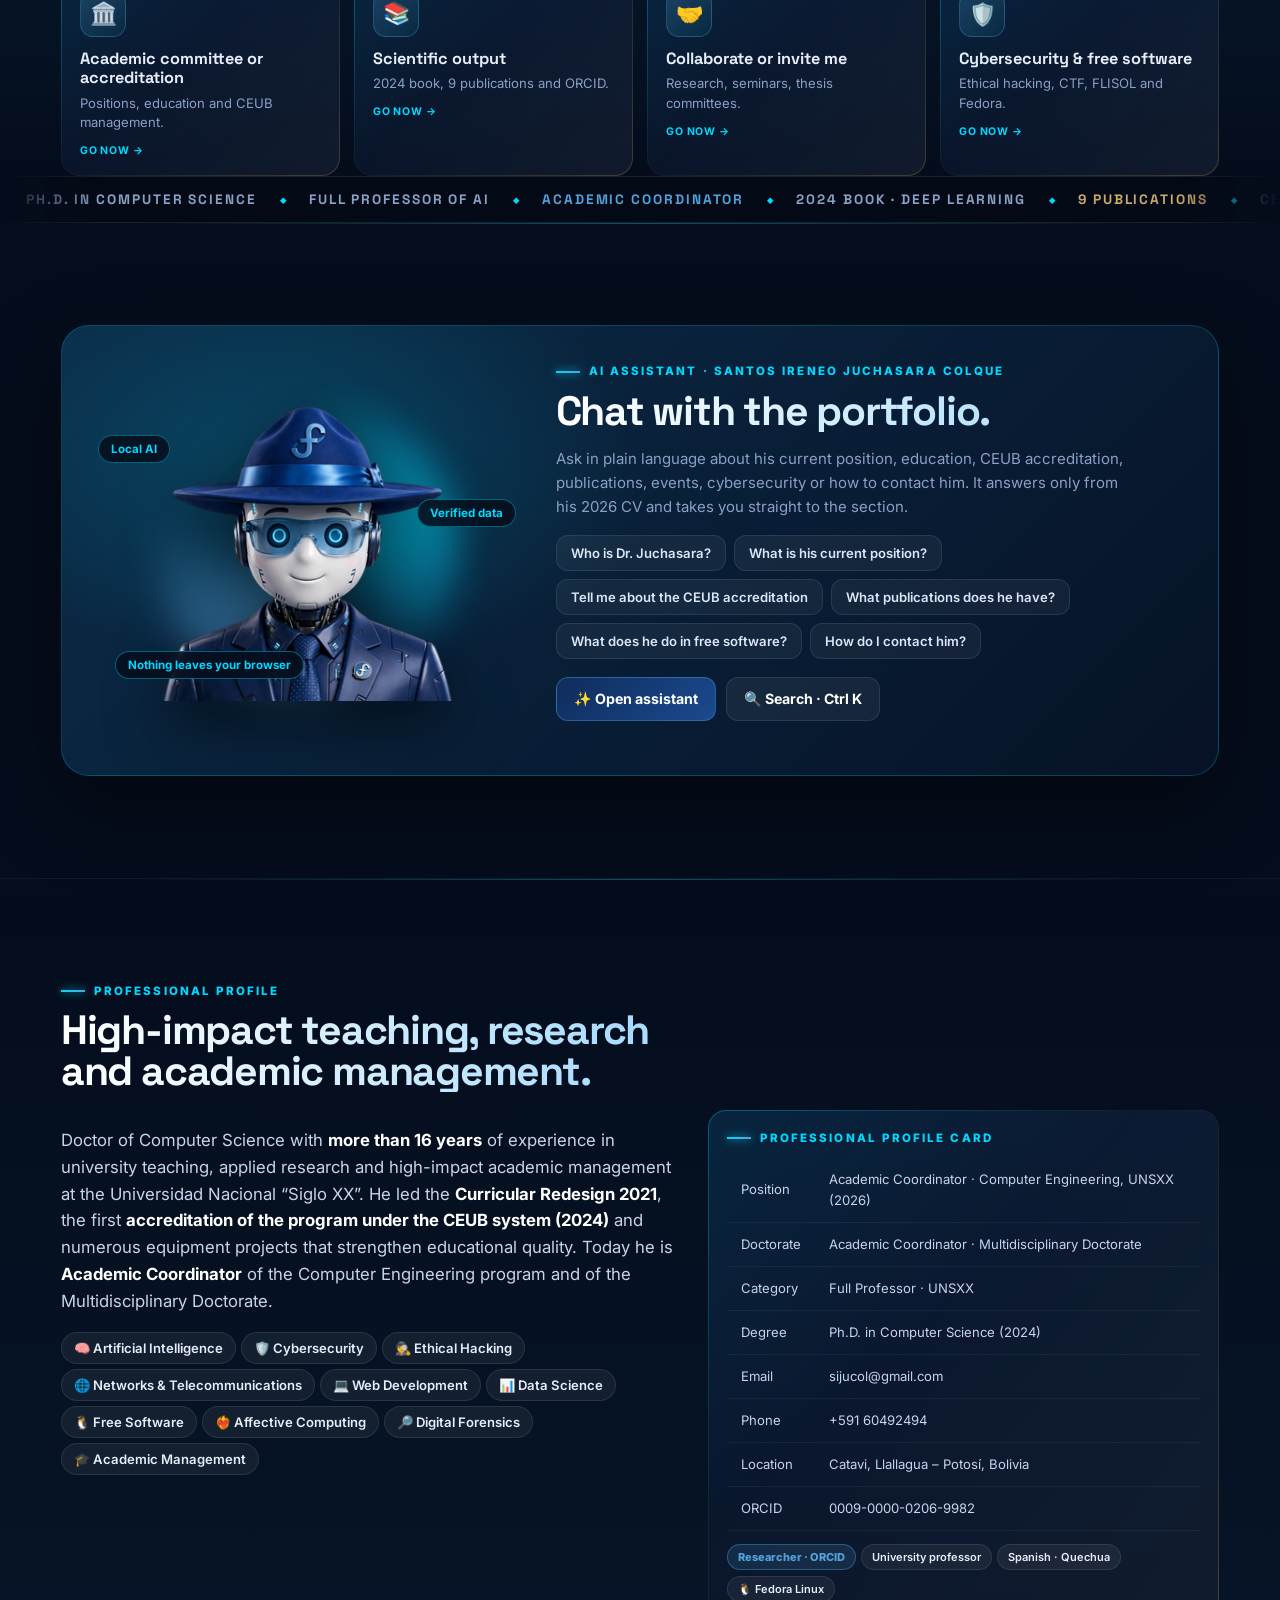
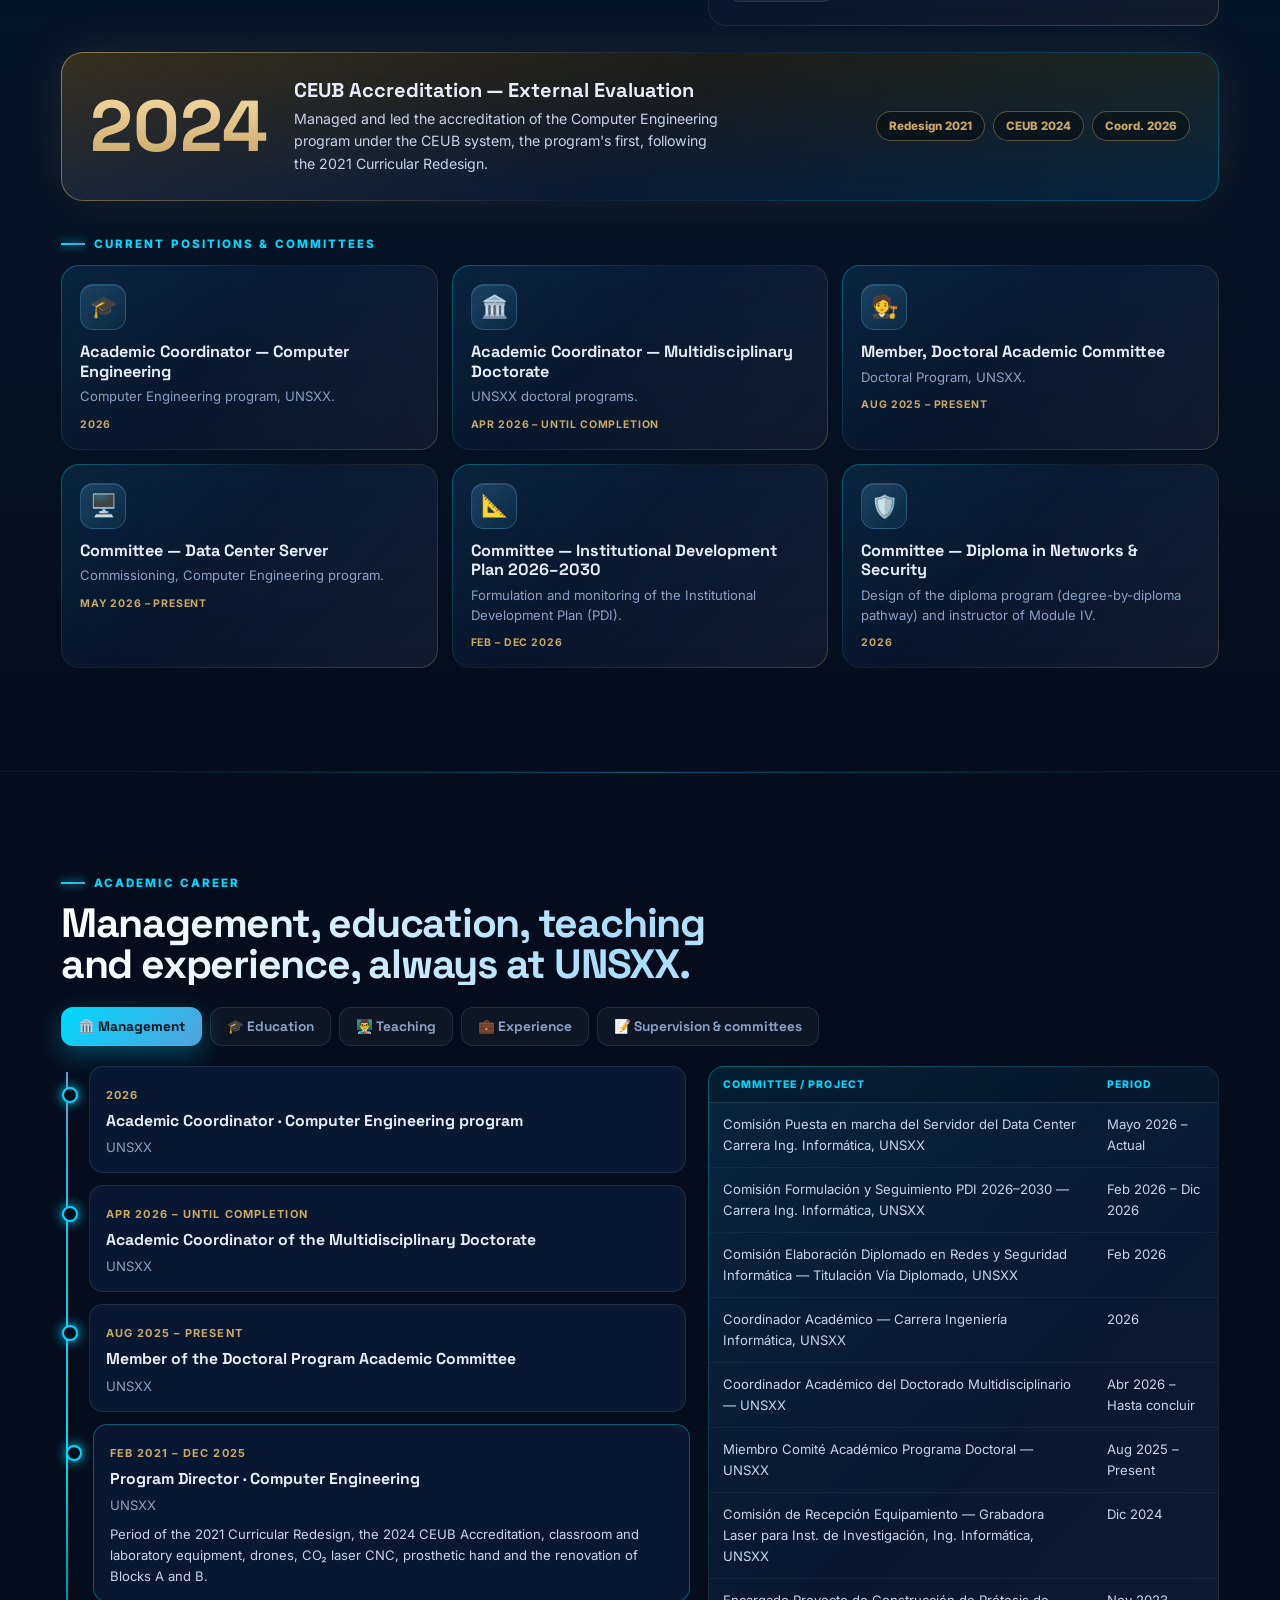
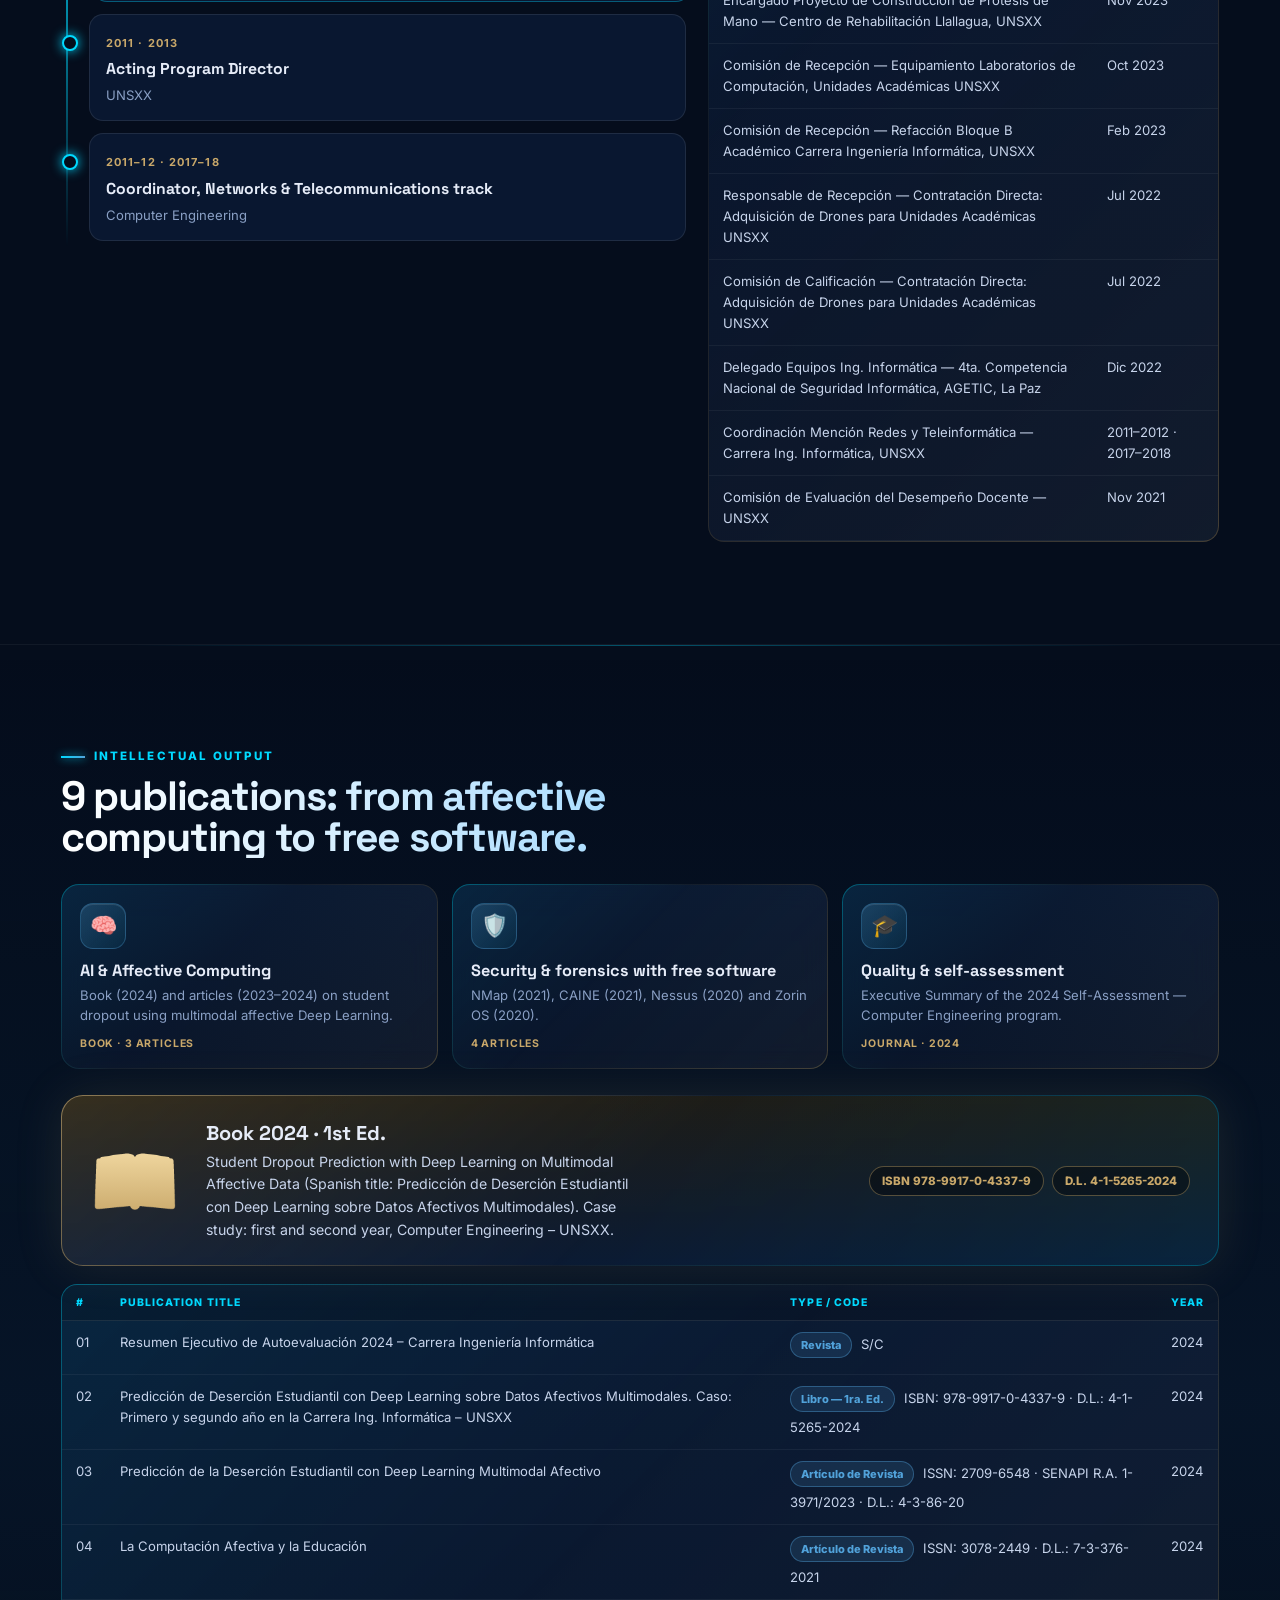
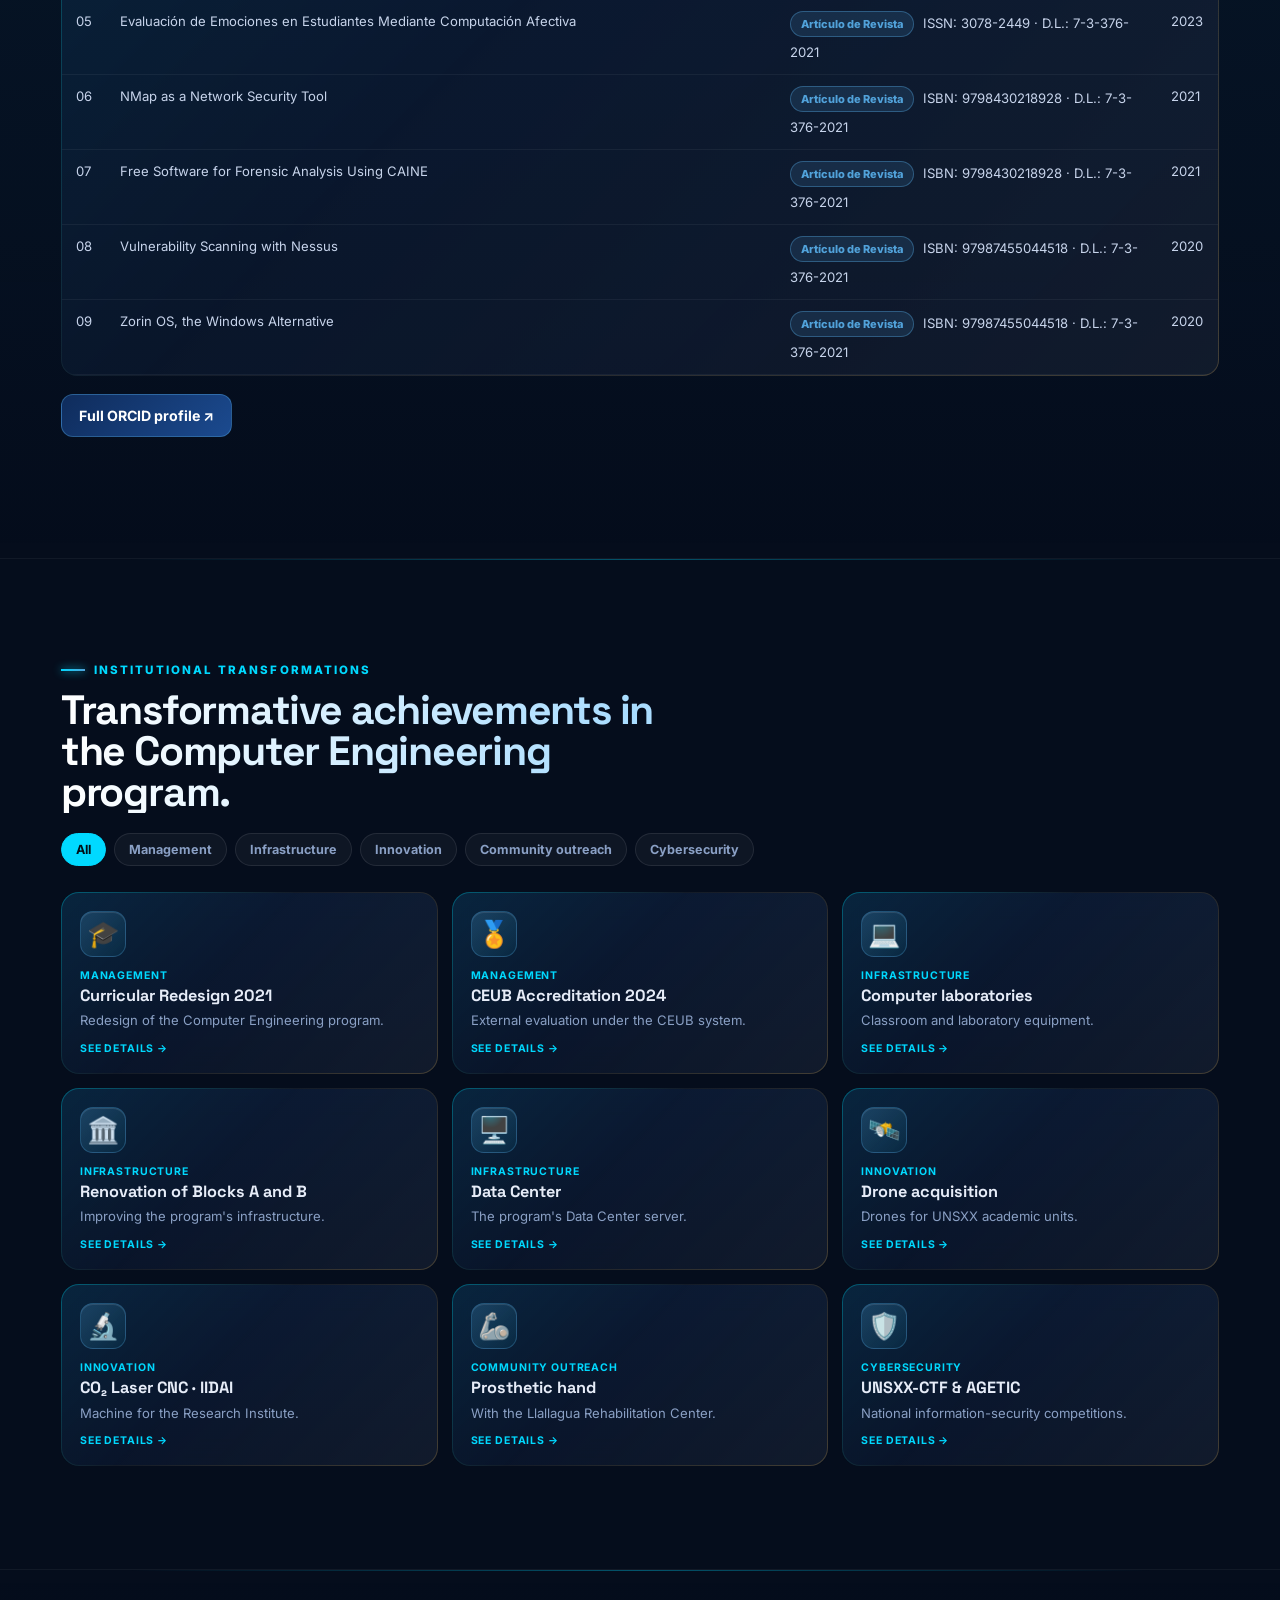
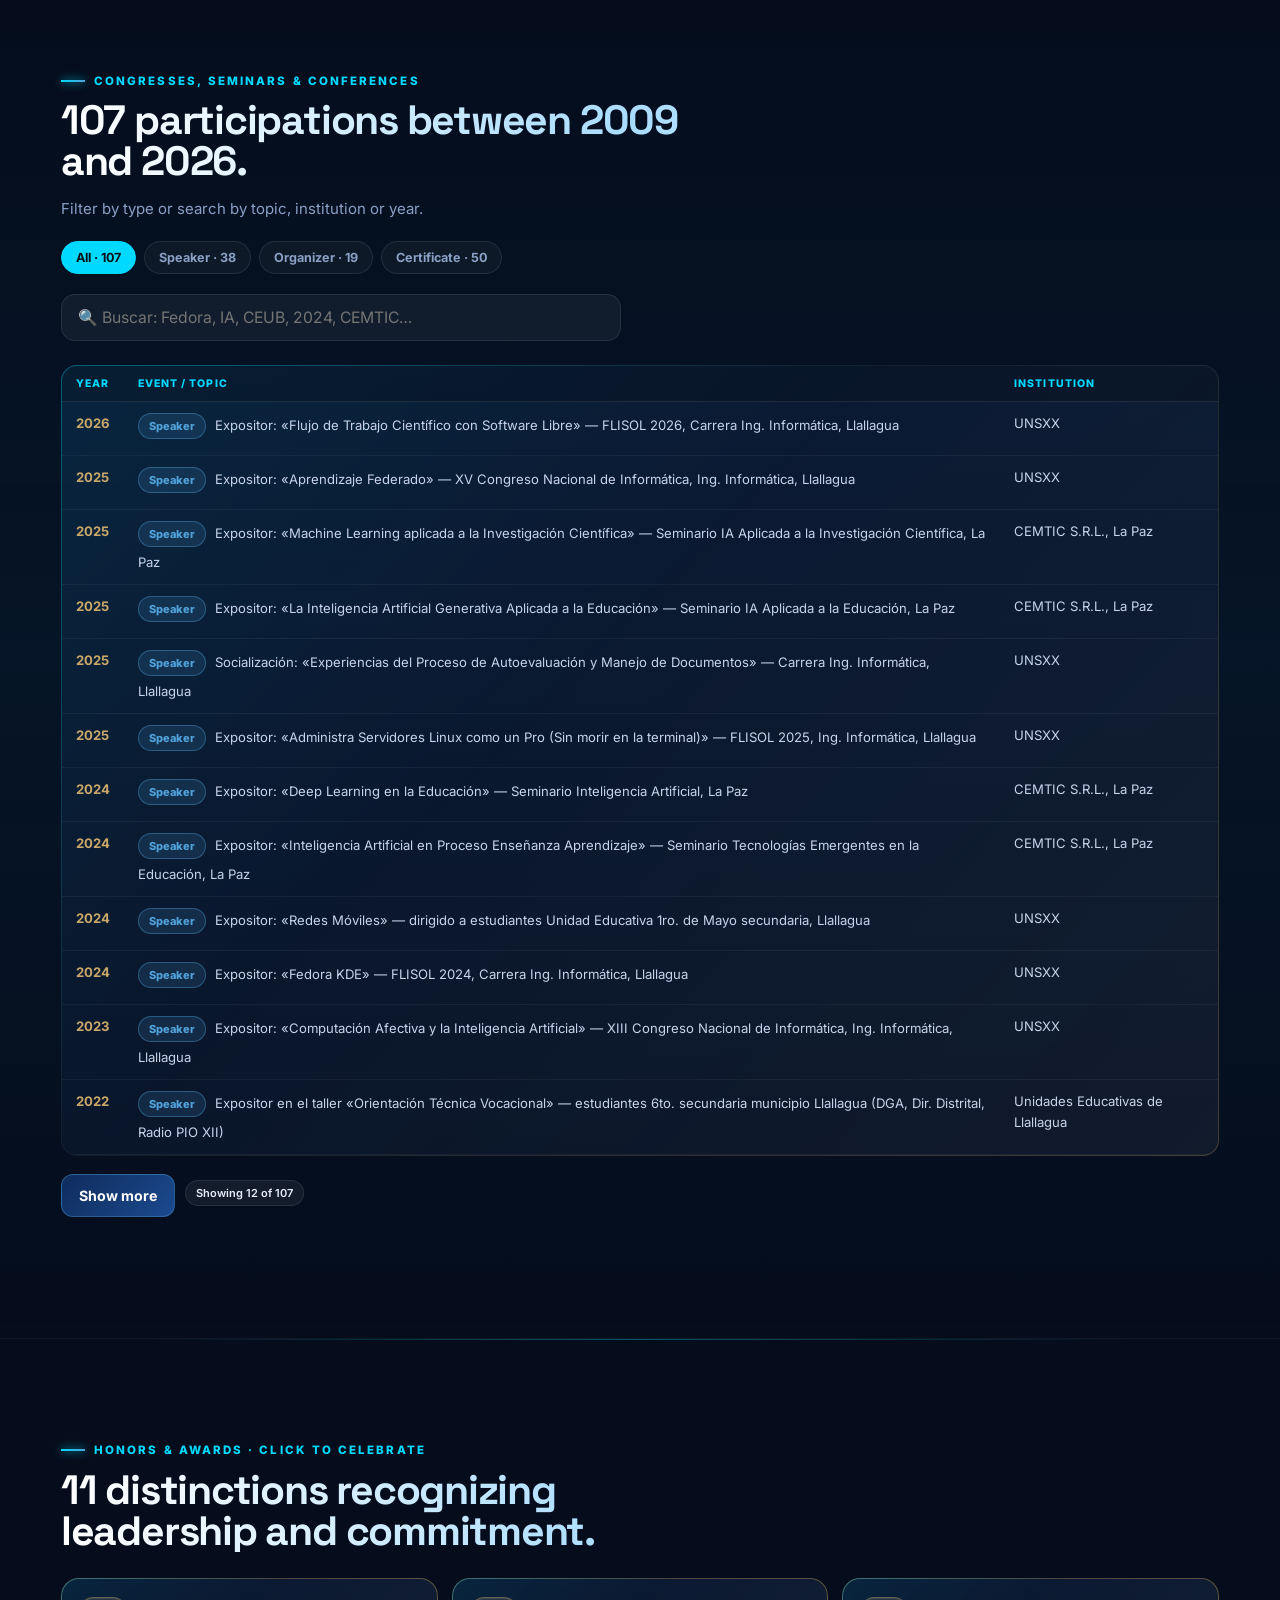
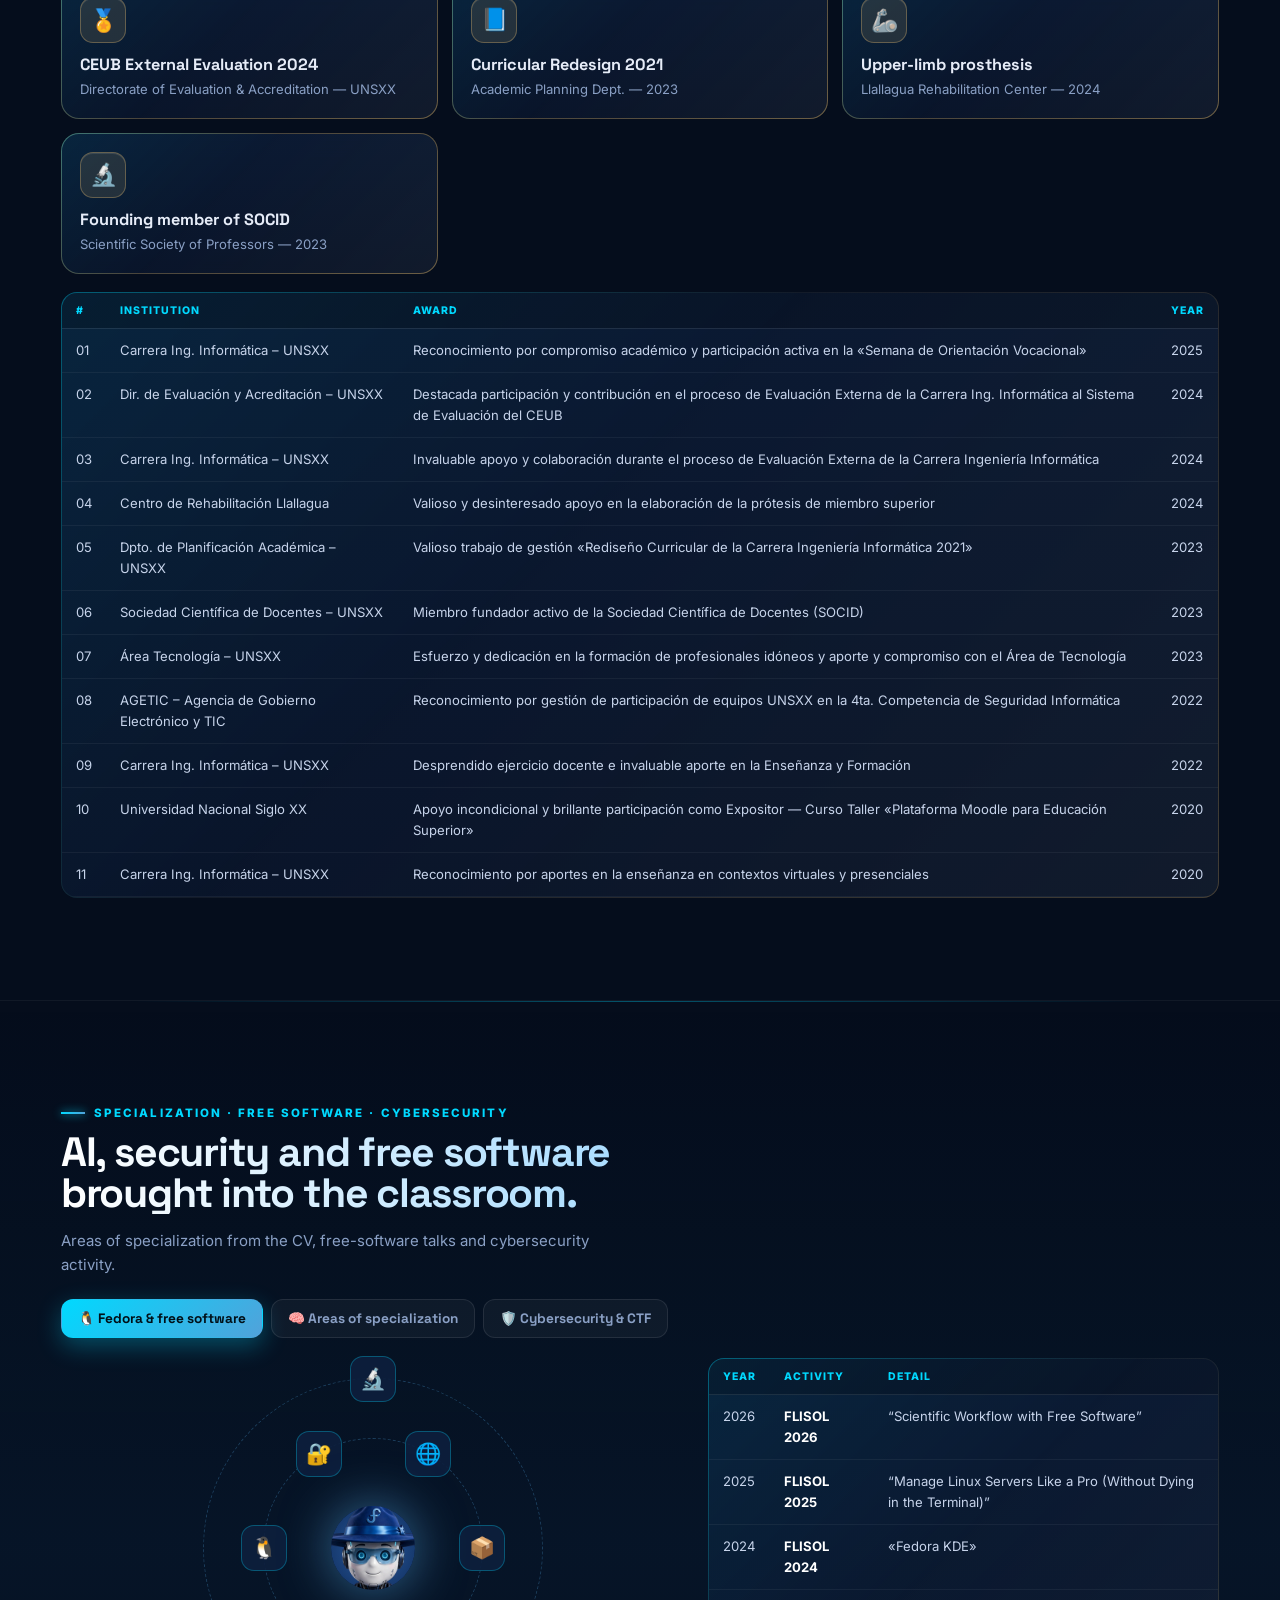
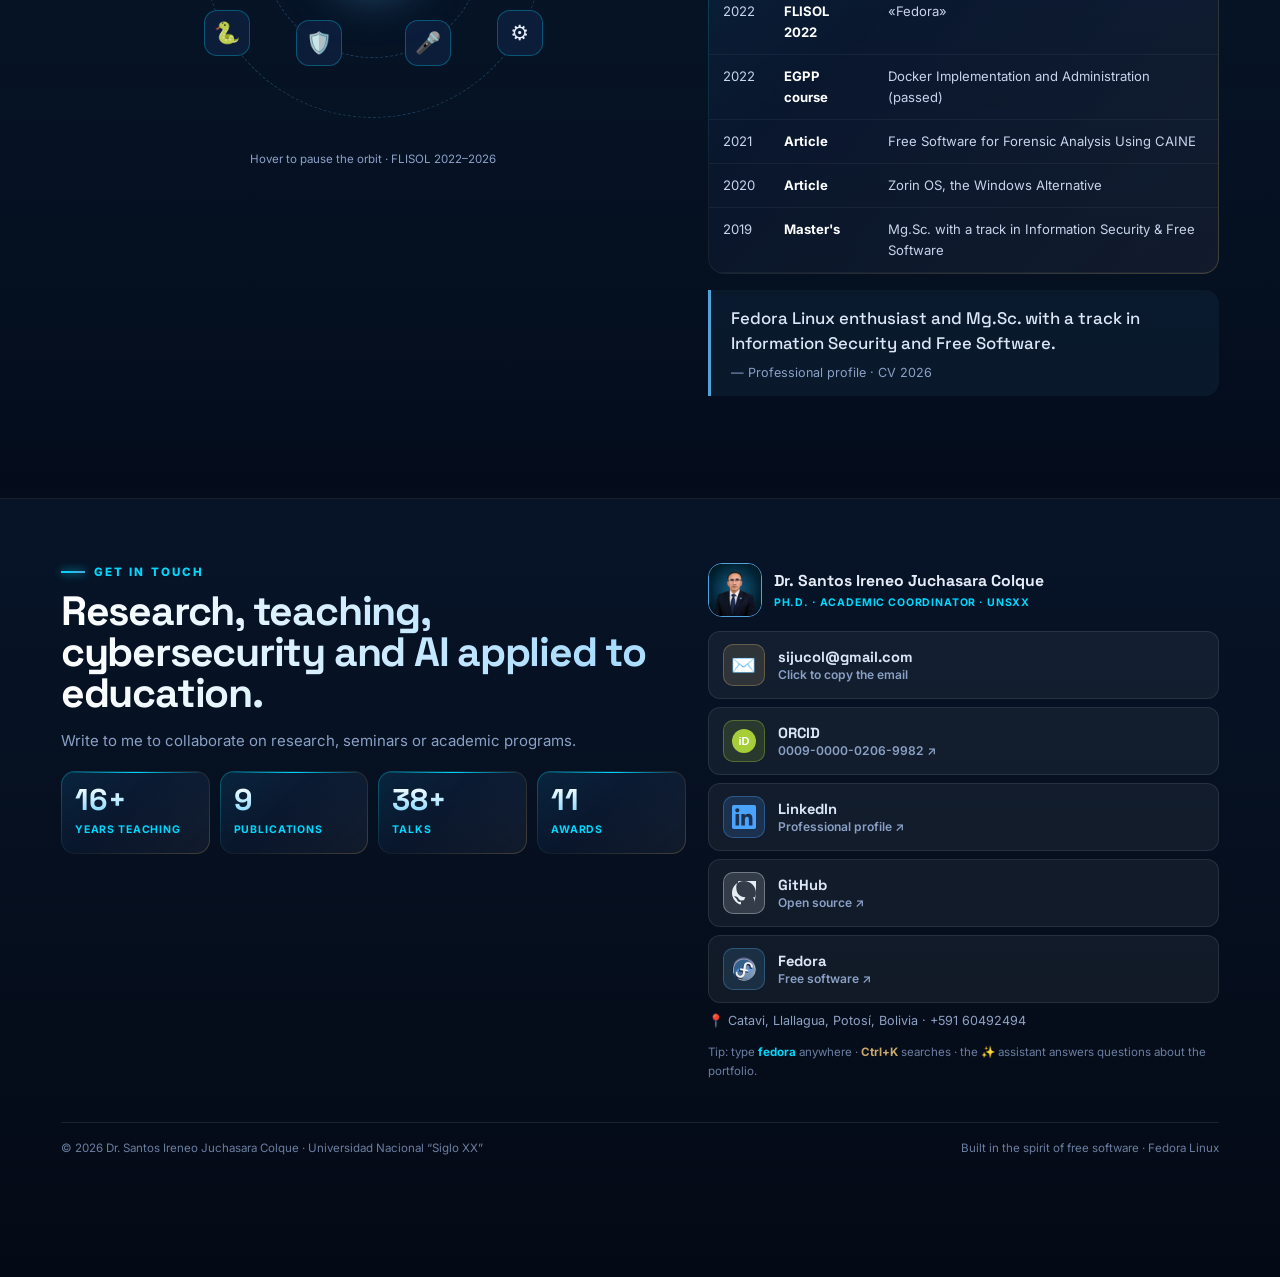
<file: public/en/index.html>
<!DOCTYPE html>
<html lang="en">
<head>
<meta charset="UTF-8">
<base href="../">
<meta name="viewport" content="width=device-width, initial-scale=1, viewport-fit=cover">
<meta name="color-scheme" content="dark">
<meta name="theme-color" content="#050d1c">
<title>Dr. Santos Ireneo Juchasara Colque, Ph.D. · Academic Coordinator, UNSXX</title>
<meta name="description" content="Dr. Santos Ireneo Juchasara Colque, Ph.D. in Computer Science. Full Professor and Academic Coordinator at UNSXX (Bolivia). AI, cybersecurity, networks and free software. 2024 CEUB accreditation, 2024 book, 9 publications.">
<meta name="author" content="Santos Ireneo Juchasara Colque">
<meta name="robots" content="index, follow">
<link rel="canonical" href="https://www.santosjuchasara.com/en/">
<link rel="alternate" hreflang="es" href="https://www.santosjuchasara.com/"><link rel="alternate" hreflang="en" href="https://www.santosjuchasara.com/en/"><link rel="alternate" hreflang="x-default" href="https://www.santosjuchasara.com/">
<link rel="manifest" href="site.webmanifest">
<meta property="og:type" content="profile"><meta property="og:locale" content="en_US"><meta property="og:site_name" content="Dr. Juchasara Colque">
<meta property="og:title" content="Dr. Santos Ireneo Juchasara Colque, Ph.D. · Academic Coordinator, UNSXX">
<meta property="og:description" content="Researcher and university professor. AI, cybersecurity, free software. 16+ years of teaching · CEUB accreditation 2024.">
<meta property="og:url" content="https://www.santosjuchasara.com/en/"><meta property="og:image" content="https://www.santosjuchasara.com/og-image.png"><meta property="og:image:width" content="1200"><meta property="og:image:height" content="630">
<meta name="twitter:card" content="summary_large_image"><meta name="twitter:title" content="Dr. Santos Ireneo Juchasara Colque, Ph.D."><meta name="twitter:description" content="Full Professor and Academic Coordinator · UNSXX · AI, cybersecurity and free software."><meta name="twitter:image" content="https://www.santosjuchasara.com/og-image.png">
<script type="application/ld+json">{"@context":"https://schema.org","@type":"Person","name":"Santos Ireneo Juchasara Colque","honorificPrefix":"Dr.","alternateName":"Santos Juchasara","identifier":"https://orcid.org/0009-0000-0206-9982","jobTitle":"Docente Titular · Coordinador Académico","worksFor":{"@type":"CollegeOrUniversity","name":"Universidad Nacional Siglo XX"},"address":{"@type":"PostalAddress","addressLocality":"Llallagua","addressRegion":"Potosí","addressCountry":"BO"},"url":"https://www.santosjuchasara.com/","image":"https://www.santosjuchasara.com/og-image.png","sameAs":["https://orcid.org/0009-0000-0206-9982","https://www.linkedin.com/in/juchasara","https://github.com/sireneo","https://accounts.fedoraproject.org/user/sireneo/"],"knowsAbout":["Inteligencia Artificial","Ciberseguridad","Ethical Hacking","Redes","Software Libre","Computación Afectiva","Ciencia de Datos"]}</script>
<link rel="icon" type="image/png" href="assets/img/favicon.png">
<link rel="apple-touch-icon" href="assets/img/robot.png">
<link rel="stylesheet" href="https://fonts.googleapis.com/css2?family=Space+Grotesk:wght@400;500;700&family=Inter:wght@400;500;600&display=swap">
<link rel="stylesheet" href="css/base.css">
<link rel="stylesheet" href="css/header.css">
<link rel="stylesheet" href="css/hero.css">
<link rel="stylesheet" href="css/components.css">
<link rel="stylesheet" href="css/overlays.css">
<link rel="stylesheet" href="css/modern.css">
<link rel="stylesheet" href="css/ai-robot.css">
<link rel="stylesheet" href="css/redesign.css">
<link rel="stylesheet" href="css/typography.css">
</head>
<body>
<div class="bgf"></div><canvas class="cv" id="mx"></canvas><canvas class="cv" id="net"></canvas><div class="grid"></div><div id="glow"></div><div id="prog"></div>
<nav class="dock" id="dock" aria-label="Redes"></nav>
<div id="idbar"></div>
<header><div class="nav"><div class="brand" onclick="go('inicio')"><span class="bm"><img data-rb alt="Asistente IA"></span><div><b>Santos Ireneo Juchasara Colque</b><span>Ph.D. · Docente UNSXX</span></div></div>
<div class="links" id="links"></div>
<div class="act"><a class="ib" id="lang" href="index.html" hreflang="es" lang="es" title="Versión en español">🌐 <span>Español</span></a><button class="ib" onclick="pal(1)">🔍 <span>Buscar</span> <kbd>Ctrl K</kbd></button><button class="ib" onclick="ai(1)"><img data-rb alt="" style="width:24px;height:24px;border-radius:50%;object-fit:cover;object-position:50% 20%;background:#071a33"> Asistente IA</button><button class="ib ham" onclick="mob.classList.toggle('open')">☰</button></div></div></header>
<div id="mob"></div>
<main>
<section id="inicio" style="border:0"><div class="wrap" style="position:relative"><div class="mesh"><i class="m1"></i><i class="m2"></i><i class="m3"></i></div>
<div class="hero"><div>
<div class="lvl"><span class="badge"><i></i>Ph.D. en Ciencias de la Computación</span><span class="badge b2">Docente Titular de IA</span><span class="badge b2">Coordinador Académico · Doctorado</span></div>
<h1>Dr. Santos Ireneo<br>Juchasara Colque, <span class="gl" data-t="Ph.D.">Ph.D.</span></h1>
<div class="ty"><span id="ty"></span><i class="cur"></i></div>
<p class="lead"><b>Doctor en Ciencias de la Computación</b> (UNSXX, 2024), Docente Titular de Inteligencia Artificial y Coordinador Académico del Doctorado Multidisciplinario. <b style="color:var(--gold)">Investigador</b> con libro 2024 y 9 publicaciones en computación afectiva y ciberseguridad; lideró el Rediseño Curricular 2021 y la Acreditación CEUB 2024.</p>
<div class="row"><button class="btn bp" onclick="go('investigacion')">📚 Producción científica</button><button class="btn bfd" onclick="go('trayectoria')">🎓 Trayectoria</button><button class="btn bg" onclick="ai(1)">✨ Pregúntale a la IA</button></div>
<div class="soc" id="soc"></div><div class="stats" id="stats"></div></div>
<div class="side"><div class="pw" id="pw"><div class="ring"></div><div class="ph"><img data-ph alt="Dr. Santos Ireneo Juchasara Colque"></div><div class="pb">Ph.D. · IA · UNSXX</div></div>
<div class="term"><div class="th"><i style="background:#ff5f56"></i><i style="background:#ffbd2e"></i><i style="background:#27c93f"></i>&nbsp;ireneo@juchasara:~/UNSXX — zsh</div><div class="tb" id="tb"></div><div class="tin">❯<input id="ti" placeholder="escribe: help" autocomplete="off" spellcheck="false"></div></div></div></div></div></section>

<section id="rutas" style="border:0;padding-bottom:0"><div class="wrap rv"><div class="eb">¿Qué busca?</div><h2>Vaya directo a lo que necesita.</h2><div class="g4" id="paths"></div></div></section>
<div class="mq" aria-hidden="true"><div class="mqt" id="mq"></div></div>
<section id="asistente" style="border:0"><div class="wrap rv"><div class="aisp"><div class="arb"><i class="halo"></i><img data-rb alt="Asistente IA del portafolio"><span class="tg t1">IA local</span><span class="tg t2">Datos verificados</span><span class="tg t3">Sin enviar nada fuera</span></div>
<div style="position:relative"><div class="eb">Asistente IA · Santos Ireneo Juchasara Colque</div><h2>Conversa con el portafolio.</h2><p class="sub">Pregunta en lenguaje natural por su cargo actual, formación, acreditación CEUB, publicaciones, eventos, ciberseguridad o cómo contactarlo. Responde únicamente con la información de su CV 2026 y te lleva directo a la sección.</p><div class="sg2" id="spq"></div><div class="row"><button class="btn bp" onclick="ai(1)">✨ Abrir asistente</button><button class="btn" onclick="pal(1)">🔍 Buscador · Ctrl K</button></div></div></div></div></section>
<section id="perfil"><div class="wrap rv"><div class="eb">Perfil profesional</div><h2>Docencia, investigación y gestión académica de alto impacto.</h2>
<div class="two" style="margin-top:18px"><div><p class="sub" style="font-size:calc(16px*var(--t));color:#c7d4eb" id="prof"></p><div id="areas" style="margin-top:16px"></div></div>
<div class="card" style="cursor:default"><div class="eb">Ficha profesional</div><table><tbody id="idt"></tbody></table><div style="margin-top:12px" id="idch"></div></div></div>
<div class="hl"><div class="hl-n sp">2024</div><div><b>Acreditación CEUB — Evaluación Externa</b><p>Gestionó y lideró la acreditación de la carrera de Ing. Informática al sistema CEUB, la primera de la carrera, tras el Rediseño Curricular 2021.</p></div><div class="hl-s"><span>Rediseño 2021</span><span>CEUB 2024</span><span>Coord. 2026</span></div></div>
<div class="eb" style="margin-top:34px">Cargos y comisiones vigentes</div><div class="g3" id="cargos" style="margin-top:12px"></div></div></section>

<section id="trayectoria"><div class="wrap rv"><div class="eb">Trayectoria académica</div><h2>Gestión, formación, docencia y experiencia, siempre en la UNSXX.</h2>
<div class="tabs" data-g="t"><button class="on">🏛️ Gestión</button><button>🎓 Formación</button><button>👨‍🏫 Docencia</button><button>💼 Experiencia</button><button>📝 Tutorías y tribunales</button></div>
<div class="pn on" data-g="t"><div class="two" style="margin-top:20px"><div class="tl" id="tl"></div><div class="tw" style="margin-top:0"><table><thead><tr><th>Comisión / Proyecto</th><th>Período</th></tr></thead><tbody id="com"></tbody></table></div></div></div>
<div class="pn" data-g="t"><div class="tw"><table><thead><tr><th>Título</th><th>Programa</th><th>Año</th><th>Universidad</th></tr></thead><tbody id="gr"></tbody></table></div><div class="tw"><table><thead><tr><th>Diplomados de posgrado</th><th>Año</th><th>Universidad</th></tr></thead><tbody id="dp"></tbody></table></div><div class="tw"><table><thead><tr><th>Idioma</th><th>Habla</th><th>Lee</th><th>Escribe</th></tr></thead><tbody id="idm"></tbody></table></div></div>
<div class="pn" data-g="t"><div class="hl" style="border-color:rgba(0,217,255,.35);background:linear-gradient(120deg,rgba(0,217,255,.12),rgba(21,92,140,.25))"><div class="hl-n sp" style="background:linear-gradient(180deg,#bff3ff,#00D9FF);-webkit-background-clip:text;background-clip:text">16+</div><div><b>Años ininterrumpidos de docencia (2009–2025)</b><p>Carrera de Ingeniería Informática, UNSXX · 15+ asignaturas impartidas.</p></div></div><div class="tw"><table><thead><tr><th>Asignatura (pregrado)</th><th>Categoría</th><th>Período</th></tr></thead><tbody id="asg"></tbody></table></div><div class="tw"><table><thead><tr><th>Posgrado · módulo / cargo / comisión</th><th>Universidad</th><th>Período</th></tr></thead><tbody id="pos"></tbody></table></div></div>
<div class="pn" data-g="t"><div class="tw"><table><thead><tr><th>Sector</th><th>Institución / cargo</th><th>Período</th></tr></thead><tbody id="exp"></tbody></table></div></div>
<div class="pn" data-g="t"><div class="tw"><table><thead><tr><th>Tutoría de proyectos de grado y trabajos dirigidos</th><th>Estudiante</th><th>Tipo</th><th>Año</th></tr></thead><tbody id="tut"></tbody></table></div><div class="tw"><table><thead><tr><th>Rol en tribunal</th><th>Defensa / trabajo</th><th>Año</th></tr></thead><tbody id="tri"></tbody></table></div></div></div></section>

<section id="investigacion"><div class="wrap rv"><div class="eb">Producción intelectual</div><h2>9 publicaciones: de la computación afectiva al software libre.</h2>
<div class="g3" id="inv"></div>
<div class="hl" style="margin-top:26px"><div class="hl-n sp">📖</div><div><b>Libro 2024 · 1ra. Ed.</b><p>Predicción de Deserción Estudiantil con Deep Learning sobre Datos Afectivos Multimodales. Caso: primero y segundo año de Ing. Informática – UNSXX.</p></div><div class="hl-s"><span>ISBN 978-9917-0-4337-9</span><span>D.L. 4-1-5265-2024</span></div></div>
<div class="tw"><table><thead><tr><th>#</th><th>Título de la publicación</th><th>Tipo / código</th><th>Año</th></tr></thead><tbody id="pub"></tbody></table></div>
<div class="row"><a class="btn bp" href="https://orcid.org/0009-0000-0206-9982" target="_blank" rel="noopener">ORCID completo ↗</a></div></div></section>

<section id="impacto"><div class="wrap rv"><div class="eb">Transformaciones institucionales</div><h2>Logros transformadores en la carrera de Ingeniería Informática.</h2><div class="fl" id="fl"></div><div class="g3" id="gal"></div></div></section>

<section id="eventos"><div class="wrap rv"><div class="eb">Congresos, seminarios y conferencias</div><h2>107 participaciones entre 2009 y 2026.</h2><p class="sub">Filtra por tipo o busca por tema, institución o año.</p>
<div class="fl" id="evf"></div><input id="evq" class="sq" placeholder="🔍 Buscar: Fedora, IA, CEUB, 2024, CEMTIC…" autocomplete="off">
<div class="tw"><table><thead><tr><th>Año</th><th>Evento / tema</th><th>Institución</th></tr></thead><tbody id="evt"></tbody></table></div>
<div class="row" style="align-items:center"><button class="btn bp" id="evm">Ver más</button><span class="chip" id="evc"></span></div></div></section>

<section id="reconocimientos"><div class="wrap rv"><div class="eb">Distinciones y reconocimientos · clic para celebrar</div><h2>11 distinciones que avalan gestión y compromiso.</h2><div class="g3" id="rec"></div><div class="tw"><table><thead><tr><th>#</th><th>Institución</th><th>Reconocimiento</th><th>Año</th></tr></thead><tbody id="dis"></tbody></table></div></div></section>

<section id="especializacion"><div class="wrap rv"><div class="eb">Especialización · Software libre · Ciberseguridad</div><h2>IA, seguridad y software libre llevados al aula.</h2>
<p class="sub">Áreas de especialización del CV, las charlas de software libre y su actividad en ciberseguridad.</p>
<div class="tabs" data-g="e"><button class="on">🐧 Fedora y software libre</button><button>🧠 Áreas de especialización</button><button>🛡️ Ciberseguridad y CTF</button></div>
<div class="pn on" data-g="e"><div class="two" style="margin-top:20px"><div><div class="orb" id="orb"><div class="core"><img data-rb alt="Asistente IA"></div></div><p style="text-align:center;font-size:calc(11px*var(--t));color:var(--mut)">Hover pausa la órbita · FLISOL 2022–2026</p></div>
<div><div class="tw" style="margin-top:0"><table><thead><tr><th>Año</th><th>Actividad</th><th>Detalle</th></tr></thead><tbody id="ft"></tbody></table></div><div class="q">Entusiasta de Fedora Linux y Mg.Sc. con mención en Seguridad Informática y Software Libre.<small>— Perfil profesional · CV 2026</small></div></div></div></div>
<div class="pn" data-g="e"><div class="g3" id="areasg"></div><div style="margin-top:22px"><div class="eb">Tecnologías y herramientas citadas en el CV</div><div id="tools"></div></div></div>
<div class="pn" data-g="e"><div class="tw"><table><thead><tr><th>Año</th><th>Rol / tipo</th><th>Detalle</th></tr></thead><tbody id="ctf"></tbody></table></div></div></div></section>
</main>
<nav id="rail" aria-label="Secciones"></nav><nav id="tabbar" aria-label="Navegación principal"></nav>
<footer id="contacto"><div class="wrap"><div class="two"><div><div class="eb">Contacto directo</div><h2 style="color:#fff">Investigación, docencia, ciberseguridad e IA aplicada a la educación.</h2><p class="sub">Escríbeme para colaborar en investigación, seminarios o programas académicos.</p>
<div class="stats" style="margin-top:18px"><div class="st"><b>16+</b><span>Años docencia</span></div><div class="st"><b>9</b><span>Publicaciones</span></div><div class="st"><b>38+</b><span>Charlas</span></div><div class="st"><b>11</b><span>Distinciones</span></div></div></div>
<div><div style="display:flex;gap:12px;align-items:center"><img data-ph alt="" style="width:54px;height:54px;border-radius:14px;object-fit:cover;border:1.5px solid var(--fed)"><div><b class="sp">Dr. Santos Ireneo Juchasara Colque</b><div style="font-size:calc(10px*var(--t));color:var(--cy);font-weight:700;letter-spacing:.08em;text-transform:uppercase">Ph.D. · Coordinador Académico · UNSXX</div></div></div>
<div class="cl"><button onclick="copyMail()">✉️ sijucol@gmail.com (copiar)</button><a href="https://accounts.fedoraproject.org/user/sireneo/" target="_blank" rel="noopener">🐧 accounts.fedoraproject.org/user/sireneo ↗</a><a href="https://github.com/sireneo" target="_blank" rel="noopener">💻 github.com/sireneo ↗</a><a href="https://www.linkedin.com/in/juchasara" target="_blank" rel="noopener">🔗 linkedin.com/in/juchasara ↗</a><a href="https://orcid.org/0009-0000-0206-9982" target="_blank" rel="noopener">🆔 ORCID 0009-0000-0206-9982 ↗</a><span style="font-size:calc(12px*var(--t));color:#8ea2c3">📍 Catavi, Llallagua, Potosí, Bolivia · +591 60492494</span></div>
<p style="font-size:calc(11px*var(--t));color:#6b7ea0;margin-top:12px">Tip: escribe <b style="color:var(--cy)">fedora</b> en cualquier parte · <b style="color:var(--gold)">Ctrl+K</b> busca · el asistente ✨ responde sobre el portafolio.</p></div></div>
<div class="legal"><span>© 2026 Dr. Santos Ireneo Juchasara Colque · Universidad Nacional “Siglo XX”</span><span>Hecho con software libre en espíritu · Fedora Linux</span></div></div></footer>

<div class="ov" id="pal" onclick="pal(0)"><div class="pal" onclick="event.stopPropagation()"><div class="pi">🔍<input id="pq" placeholder="Buscar secciones, publicaciones, charlas… (↑↓ Enter)" autocomplete="off"><span style="font-size:calc(11px*var(--t));color:var(--mut)">ESC</span></div><div class="pl" id="pr"></div></div></div>
<div class="ov" id="mod" onclick="this.classList.remove('open')"><div class="mo" onclick="event.stopPropagation()" id="mob2"></div></div>
<div id="egg" onclick="this.classList.remove('open')"><div><div class="fb">🐧</div><h2 style="color:#fff;margin:10px auto;max-width:none">¡Fedora Lover Mode!</h2><p style="color:var(--cy);font-weight:700">Entusiasta de Fedora Linux · Llallagua → Mundo</p></div></div>
<div id="ai"><div id="aip"><div class="ah"><div class="av"><img data-rb alt=""></div><div><b>Asistente IA</b><small>● en línea · Santos Ireneo Juchasara Colque · IA</small></div><button class="ib" style="margin-left:auto" onclick="ai(0)">✕</button></div><div id="am"></div><div class="sg" id="sg"></div><form class="af" id="af"><input id="aq" placeholder="Pregunta algo…" autocomplete="off"><button>➤</button></form></div><div id="aih">¿Dudas? Pregúntale al asistente IA 👋</div><button id="aib" onclick="ai()" aria-label="Asistente IA"><span class="ci"><img data-rb alt=""></span></button></div>
<div id="toast"></div>
<script src="js/site.js"></script>
<script src="js/lang-en.js"></script>
<script src="js/config.js"></script>
<script src="js/brand.js"></script>
<script src="js/cvdata.js"></script>
<script src="js/content.js"></script>
<script src="js/ui.js"></script>
<script src="js/effects.js"></script>
<script src="js/assistant.js"></script>
<script src="js/search.js"></script>
<script src="js/shortcuts.js"></script>
<script src="js/terminal.js"></script>
</body>
</html>
</file>
<file: public/css/base.css>
/* base.css — Variables, fondo, canvas, brillo del cursor y barra de progreso */
@property --a{syntax:'<angle>';initial-value:0deg;inherits:false}
:root{--bg:#050d1c;--navy:#0F2C5C;--gold:#C9A86A;--fed:#51A2DA;--cy:#00D9FF;--ink:#e6ecf8;--mut:#8aa0c5;--line:rgba(255,255,255,.09);--paper:rgba(14,32,62,.62);box-sizing:border-box;padding-top:env(safe-area-inset-top,0px);padding-bottom:env(safe-area-inset-bottom,0px);color-scheme:dark}
html{scroll-behavior:smooth;scroll-padding-top:calc(76px + env(safe-area-inset-top,0px))}
*{box-sizing:border-box}body{margin:0;background:var(--bg);color:var(--ink);font:15px/1.6 Inter,system-ui,sans-serif;overflow-x:hidden}
h1,h2,h3,h4,.sp{font-family:'Space Grotesk',Inter,sans-serif}a{color:inherit;text-decoration:none}
::selection{background:var(--cy);color:#001018}
.bgf{position:fixed;inset:0;z-index:-3;background:radial-gradient(1100px 600px at 12% 8%,rgba(21,92,140,.45),transparent 60%),radial-gradient(900px 500px at 92% 18%,rgba(0,217,255,.13),transparent 60%),radial-gradient(800px 600px at 50% 100%,rgba(201,168,106,.09),transparent 60%),linear-gradient(180deg,#071a33,#050d1c 70%)}
canvas.cv{position:fixed;inset:0;z-index:-2;pointer-events:none}#mx{opacity:.4}
.grid{position:fixed;inset:0;z-index:-1;pointer-events:none;background:linear-gradient(rgba(255,255,255,.025) 1px,transparent 1px),linear-gradient(90deg,rgba(255,255,255,.025) 1px,transparent 1px);background-size:52px 52px;-webkit-mask-image:radial-gradient(900px 600px at 50% 20%,#000 50%,transparent);mask-image:radial-gradient(900px 600px at 50% 20%,#000 50%,transparent)}
#glow{position:fixed;width:420px;height:420px;border-radius:50%;pointer-events:none;z-index:5;background:radial-gradient(circle,rgba(0,217,255,.14),transparent 65%);transform:translate(-50%,-50%);mix-blend-mode:screen}
#prog{position:fixed;top:0;left:0;height:3px;z-index:100;background:linear-gradient(90deg,var(--fed),var(--cy),var(--gold));box-shadow:0 0 12px var(--cy)}
</file>
<file: public/css/header.css>
/* header.css — Header, navegación, menú móvil y dock de redes */
header{position:sticky;top:env(safe-area-inset-top,0px);z-index:40;backdrop-filter:blur(18px) saturate(1.3);background:rgba(5,13,28,.78);border-bottom:1px solid var(--line)}
.nav{max-width:1320px;margin:auto;padding:10px 18px;display:flex;align-items:center;justify-content:space-between;gap:12px}
.brand{display:flex;align-items:center;gap:11px;cursor:pointer}.brand img{width:44px;height:44px;border-radius:12px;object-fit:cover;border:1.5px solid rgba(81,162,218,.6);box-shadow:0 0 0 3px rgba(81,162,218,.15)}
.brand b{display:block;font:700 14px 'Space Grotesk'}.brand span{font-size:10px;letter-spacing:.14em;text-transform:uppercase;color:var(--cy);font-weight:700}
.links{display:flex;gap:2px}.links button{border:1px solid transparent;background:0;padding:7px 11px;border-radius:9px;font:600 12px Inter;color:var(--mut);cursor:pointer;transition:.2s}
.links button:hover{color:var(--ink);background:rgba(255,255,255,.06)}.links button.on{color:var(--cy);background:rgba(0,217,255,.1);border-color:rgba(0,217,255,.2)}
.act{display:flex;gap:8px}.ib{padding:8px 12px;border-radius:10px;border:1px solid var(--line);background:rgba(255,255,255,.05);color:var(--mut);font:700 11.5px Inter;cursor:pointer;display:flex;gap:7px;align-items:center}.ib:hover{color:#fff;border-color:rgba(0,217,255,.4)}
.ib kbd{background:rgba(255,255,255,.1);padding:1px 6px;border-radius:4px;font:inherit}.ham{display:none}
@media(max-width:1320px){.links{display:none}.ham{display:flex}}
#mob{position:fixed;inset:0;z-index:60;background:rgba(5,13,28,.97);padding:70px 20px 20px;display:none;gap:8px;flex-direction:column;overflow:auto}#mob.open{display:flex}#mob button{text-align:left;padding:13px;border-radius:10px;border:1px solid var(--line);background:rgba(255,255,255,.05);color:#dbe4f5;font:600 15px 'Space Grotesk'}
.dock{position:fixed;left:14px;top:50%;transform:translateY(-50%);z-index:30;display:flex;flex-direction:column;gap:9px}
.dock a{width:42px;height:42px;border-radius:12px;display:grid;place-items:center;border:1px solid var(--line);background:rgba(14,32,62,.75);backdrop-filter:blur(10px);transition:.22s;font:800 12px 'Space Grotesk'}.dock a:hover{transform:translateX(5px) scale(1.08);border-color:var(--cy);box-shadow:0 0 18px rgba(0,217,255,.35)}
@media(max-width:1280px){.dock{display:none}}
</file>
<file: public/css/hero.css>
/* hero.css — Secciones, hero, foto 3D y terminal */
.wrap{max-width:1240px;margin:auto;padding:0 24px}section{padding:92px 0;border-top:1px solid rgba(255,255,255,.05)}
.eb{font-size:11px;letter-spacing:.18em;text-transform:uppercase;color:var(--cy);font-weight:800;margin-bottom:10px;display:flex;align-items:center;gap:9px}.eb:before{content:"";width:24px;height:2px;background:linear-gradient(90deg,var(--cy),var(--fed));box-shadow:0 0 8px var(--cy)}
h2{font-size:clamp(27px,3.5vw,44px);line-height:1;letter-spacing:-.03em;margin:0 0 14px;max-width:22ch}.sub{color:var(--mut);max-width:64ch}
.hero{display:grid;grid-template-columns:1.1fr .9fr;gap:40px;align-items:center;padding:36px 0 70px}@media(max-width:980px){.hero{grid-template-columns:1fr}}
.mesh i{position:absolute;border-radius:50%;filter:blur(30px);mix-blend-mode:screen;animation:fm 18s infinite ease-in-out;pointer-events:none}.m1{width:480px;height:480px;left:-80px;top:20px;background:radial-gradient(circle,rgba(81,162,218,.3),transparent 70%)}.m2{width:420px;height:420px;left:40%;top:0;background:radial-gradient(circle,rgba(0,217,255,.2),transparent 70%);animation-delay:-5s!important}.m3{width:380px;height:380px;right:0;top:80px;background:radial-gradient(circle,rgba(201,168,106,.17),transparent 70%);animation-delay:-9s!important}
@keyframes fm{50%{transform:translate(20px,-20px) scale(1.1)}}
.badge{display:inline-flex;align-items:center;gap:8px;border:1px solid var(--line);background:rgba(255,255,255,.05);padding:6px 12px;border-radius:99px;font:700 10.5px Inter;letter-spacing:.1em;text-transform:uppercase;margin:0 6px 6px 0}.badge i{width:6px;height:6px;background:var(--cy);border-radius:50%;animation:pd 1.8s infinite}.bf{background:linear-gradient(90deg,var(--fed),#2a4b86);border-color:rgba(81,162,218,.5);box-shadow:0 0 18px rgba(81,162,218,.35)}
@keyframes pd{50%{box-shadow:0 0 0 7px rgba(0,217,255,.1)}}
.hero h1{font-size:clamp(34px,5.2vw,66px);line-height:.94;letter-spacing:-.05em;margin:16px 0 14px}.gl{position:relative;display:inline-block;color:var(--gold)}
.gl:before,.gl:after{content:attr(data-t);position:absolute;inset:0;overflow:hidden}.gl:before{left:-2px;color:var(--cy);animation:g1 2.4s infinite linear alternate-reverse;clip-path:inset(20% 0 50% 0)}.gl:after{left:2px;color:var(--fed);animation:g2 2.4s infinite linear alternate-reverse;clip-path:inset(60% 0 10% 0)}
@keyframes g1{20%{clip-path:inset(70% 0 5% 0)}40%{clip-path:inset(10% 0 70% 0)}60%{clip-path:inset(40% 0 30% 0)}80%{clip-path:inset(5% 0 80% 0)}}@keyframes g2{25%{clip-path:inset(10% 0 70% 0)}50%{clip-path:inset(80% 0 5% 0)}75%{clip-path:inset(30% 0 40% 0)}}
.ty{display:inline-flex;align-items:center;background:rgba(0,0,0,.35);border:1px solid var(--line);border-radius:10px;padding:6px 12px;margin-bottom:14px;max-width:100%}.ty span{font:700 15px 'Space Grotesk';color:var(--cy);white-space:nowrap;overflow:hidden;text-overflow:ellipsis}.cur{display:inline-block;width:9px;height:18px;background:var(--cy);margin-left:3px;animation:bl 1s infinite;box-shadow:0 0 8px var(--cy)}@keyframes bl{50%{opacity:0}}
.lead{font-size:17px;color:#c7d4eb;max-width:60ch}.lead b{color:#fff}.row{display:flex;flex-wrap:wrap;gap:10px;margin:18px 0}
.btn{border-radius:12px;padding:12px 17px;font:700 13.5px Inter;border:1px solid var(--line);cursor:pointer;display:inline-flex;align-items:center;gap:8px;color:#fff;background:rgba(255,255,255,.06);transition:transform .18s cubic-bezier(.23,1,.32,1),box-shadow .2s}.btn:hover{box-shadow:0 10px 30px rgba(81,162,218,.35)}
.bp{background:linear-gradient(135deg,var(--navy),#1b4a8f);border-color:rgba(81,162,218,.4)}.bg{background:linear-gradient(135deg,var(--gold),#a07d3a);color:#111;border-color:transparent}.bfd{background:linear-gradient(135deg,var(--fed),#2c5ea6)}
.stats{display:grid;grid-template-columns:repeat(4,1fr);gap:10px}@media(max-width:640px){.stats{grid-template-columns:repeat(2,1fr)}}
.st{background:var(--paper);border:1px solid var(--line);border-radius:14px;padding:13px;position:relative;overflow:hidden;transition:.25s}.st:hover{transform:translateY(-3px);border-color:rgba(0,217,255,.3)}.st:before{content:"";position:absolute;inset:0 0 auto;height:1px;background:linear-gradient(90deg,transparent,var(--cy),transparent)}
.st b{font:700 26px 'Space Grotesk';display:block;line-height:1}.st span{font-size:10px;letter-spacing:.08em;text-transform:uppercase;color:var(--cy);font-weight:700}
.side{display:grid;gap:16px;perspective:900px}.pw{position:relative;width:min(330px,80%);margin:auto;transition:transform .12s;transform-style:preserve-3d}
.ring{position:absolute;inset:-3px;border-radius:32px;background:conic-gradient(from var(--a),var(--cy),var(--fed),var(--gold),var(--cy));animation:sp 6s linear infinite;filter:blur(.3px)}@keyframes sp{to{--a:360deg}}
.ph{position:relative;border-radius:30px;overflow:hidden;aspect-ratio:1;box-shadow:0 24px 60px rgba(0,0,0,.55),0 0 60px rgba(81,162,218,.25);animation:fp 6s ease-in-out infinite}.ph img{width:100%;height:100%;object-fit:cover;display:block}.ph:after{content:"";position:absolute;inset:0;background:linear-gradient(180deg,rgba(0,217,255,.1),transparent 40%,rgba(5,13,28,.35))}
.ph:before{content:"";position:absolute;left:0;right:0;height:60px;top:-60px;background:linear-gradient(180deg,transparent,rgba(0,217,255,.35),transparent);z-index:2;animation:sc 5s linear infinite}@keyframes sc{to{top:110%}}@keyframes fp{50%{transform:translateY(-9px) rotate(.6deg)}}
.pb{position:absolute;right:-12px;bottom:14px;background:rgba(5,13,28,.88);backdrop-filter:blur(10px);border:1px solid rgba(81,162,218,.4);border-radius:99px;padding:6px 12px;font:800 10px Inter;letter-spacing:.06em;text-transform:uppercase;color:var(--cy);transform:translateZ(30px);z-index:3}
.term{background:#050a14;border:1px solid rgba(0,217,255,.2);border-radius:16px;overflow:hidden;box-shadow:0 18px 48px rgba(0,0,0,.55),0 0 30px rgba(0,217,255,.06)}.th{height:34px;background:rgba(255,255,255,.05);border-bottom:1px solid var(--line);display:flex;align-items:center;gap:7px;padding:0 13px;font-size:11px;color:var(--mut);font-weight:700}.th i{width:10px;height:10px;border-radius:50%}
.tb{padding:12px 14px;font:12px/1.65 'Space Grotesk',monospace;color:#9fb1cc;height:190px;overflow:auto}.tb .c{color:var(--cy)}.tb .o{white-space:pre-wrap}.tb a{color:var(--fed);text-decoration:underline}.tin{display:flex;gap:8px;align-items:center;border-top:1px solid var(--line);padding:8px 14px;font:12px 'Space Grotesk';color:var(--cy)}.tin input{flex:1;background:0;border:0;outline:0;color:#fff;font:inherit}
</file>
<file: public/css/components.css>
/* components.css — Tarjetas, pestañas, tablas, órbita, timeline, galería y reveal */
.g3{display:grid;grid-template-columns:repeat(3,1fr);gap:14px;margin-top:26px}@media(max-width:900px){.g3{grid-template-columns:1fr 1fr}}@media(max-width:600px){.g3{grid-template-columns:1fr}}
.card{background:var(--paper);border:1px solid var(--line);backdrop-filter:blur(14px);border-radius:18px;padding:18px;position:relative;overflow:hidden;transition:transform .28s cubic-bezier(.23,1,.32,1),border-color .28s,box-shadow .28s;display:block;cursor:default}
.card:hover{transform:translateY(-5px) rotateX(3deg);border-color:rgba(0,217,255,.25);box-shadow:0 18px 48px rgba(0,0,0,.45)}.card:after{content:"";position:absolute;inset:0;pointer-events:none;background:radial-gradient(260px 180px at var(--mx,50%) var(--my,0),rgba(0,217,255,.12),transparent 60%);opacity:0;transition:.25s}.card:hover:after{opacity:1}
.ic{width:46px;height:46px;border-radius:13px;display:grid;place-items:center;font-size:22px;margin-bottom:12px;background:linear-gradient(135deg,rgba(81,162,218,.25),rgba(0,217,255,.06));border:1px solid rgba(81,162,218,.3);box-shadow:inset 0 1px 0 rgba(255,255,255,.1)}
.card h4{font-size:15.5px;margin:0 0 6px;line-height:1.2}.card p{font-size:12.5px;color:var(--mut);margin:0;line-height:1.5}.meta{margin-top:11px;font:700 10px Inter;letter-spacing:.08em;text-transform:uppercase;color:var(--gold)}
.chip{display:inline-block;font:600 10.5px Inter;padding:5px 10px;border-radius:99px;background:rgba(255,255,255,.06);border:1px solid var(--line);margin:0 5px 5px 0}.cf{background:rgba(81,162,218,.15);border-color:rgba(81,162,218,.4);color:var(--fed);font-weight:800}
.tabs{display:flex;flex-wrap:wrap;gap:8px;margin:22px 0 4px}.tabs button{padding:10px 16px;border-radius:12px;border:1px solid var(--line);background:rgba(255,255,255,.04);color:var(--mut);font:700 13px 'Space Grotesk';cursor:pointer;transition:.2s}.tabs button.on{color:#001018;background:linear-gradient(135deg,var(--cy),var(--fed));border-color:transparent;box-shadow:0 8px 24px rgba(0,217,255,.3)}.tabs button:hover:not(.on){color:#fff;border-color:rgba(0,217,255,.35)}
.pn{display:none;animation:fi .5s}.pn.on{display:block}@keyframes fi{from{opacity:0;transform:translateY(12px)}}
.tw{overflow-x:auto;margin-top:18px;border:1px solid var(--line);border-radius:16px;background:var(--paper)}table{width:100%;border-collapse:collapse;font-size:12.5px}th{text-align:left;padding:11px 14px;font:800 10px Inter;letter-spacing:.1em;text-transform:uppercase;color:var(--cy);border-bottom:1px solid var(--line);background:rgba(0,0,0,.2)}td{padding:11px 14px;border-bottom:1px solid rgba(255,255,255,.05);color:#c7d4eb}tr:hover td{background:rgba(0,217,255,.04)}td b{color:#fff}
.two{display:grid;grid-template-columns:1.1fr .9fr;gap:22px;align-items:start}@media(max-width:900px){.two{grid-template-columns:1fr}}
.orb{position:relative;height:380px;display:grid;place-items:center}.orb .core{width:84px;height:84px;border-radius:50%;display:grid;place-items:center;font-size:38px;background:radial-gradient(circle,#2a5da0,#0F2C5C);box-shadow:0 0 50px rgba(81,162,218,.6);z-index:2}
.rg{position:absolute;border:1px dashed rgba(81,162,218,.3);border-radius:50%;animation:sp2 40s linear infinite}.rg.b{animation-duration:60s;animation-direction:reverse}.orb:hover .rg,.orb:hover .rg span{animation-play-state:paused}@keyframes sp2{to{transform:rotate(360deg)}}
.rg span{position:absolute;width:46px;height:46px;margin:-23px;border-radius:13px;display:grid;place-items:center;font-size:21px;background:rgba(14,32,62,.9);border:1px solid rgba(0,217,255,.3);animation:sp2 40s linear infinite reverse;cursor:help}.rg.b span{animation-duration:60s;animation-direction:normal}
.rg span:hover{box-shadow:0 0 22px var(--cy)}
.q{margin-top:16px;padding:16px 20px;border-left:3px solid var(--fed);background:rgba(81,162,218,.07);border-radius:0 14px 14px 0;font:500 16px/1.5 'Space Grotesk';color:#dbe6f7}.q small{display:block;font:12px Inter;color:var(--mut);margin-top:8px}
.bar{height:7px;border-radius:9px;background:rgba(255,255,255,.07);overflow:hidden;margin:6px 0 12px}.bar i{display:block;height:100%;width:0;border-radius:9px;background:linear-gradient(90deg,var(--fed),var(--cy));transition:width 1.4s cubic-bezier(.2,.8,.2,1);box-shadow:0 0 10px var(--cy)}.bl{display:flex;justify-content:space-between;font:600 12px Inter}
.tl{position:relative;padding-left:28px}.tl:before{content:"";position:absolute;left:5px;top:6px;bottom:6px;width:2px;background:linear-gradient(var(--fed),var(--cy),transparent)}
.ti{position:relative;margin-bottom:12px;padding:14px 16px;border-radius:14px;border:1px solid var(--line);background:var(--paper);cursor:pointer;transition:.25s}.ti:before{content:"";position:absolute;left:-28px;top:20px;width:12px;height:12px;border-radius:50%;background:var(--bg);border:2px solid var(--cy);box-shadow:0 0 12px var(--cy)}.ti:hover,.ti.on{border-color:rgba(0,217,255,.35);transform:translateX(4px)}
.ti small{color:var(--gold);font:700 10.5px Inter;letter-spacing:.1em;text-transform:uppercase}.ti h4{margin:3px 0;font-size:15px}.ti p{margin:0;font-size:12.5px;color:var(--mut)}.ti .x{max-height:0;overflow:hidden;transition:max-height .4s;font-size:12.5px;color:#c7d4eb}.ti.on .x{max-height:160px;margin-top:8px}
.fl{display:flex;flex-wrap:wrap;gap:8px;margin:20px 0}.fl button{padding:8px 14px;border-radius:99px;border:1px solid var(--line);background:rgba(255,255,255,.04);color:var(--mut);font:700 12px Inter;cursor:pointer;transition:.2s}.fl button.on{background:var(--cy);color:#001018;border-color:var(--cy)}
.gc{cursor:pointer}.gc .ic{font-size:26px}
.rv{opacity:0;transform:translateY(28px);transition:opacity .8s,transform .8s cubic-bezier(.2,.8,.2,1)}.rv.v{opacity:1;transform:none}
.vi{background:linear-gradient(160deg,rgba(21,92,140,.4),rgba(14,32,62,.6))}.ods{margin-top:12px}.ods span{display:inline-block;font:800 10px Inter;padding:3px 8px;border-radius:6px;background:var(--gold);color:#111;margin-right:5px}
</file>
<file: public/css/overlays.css>
/* overlays.css — Footer, buscador, modales, asistente, toast y easter egg */
footer{background:linear-gradient(180deg,#071428,#040a15);border-top:1px solid var(--line);padding:64px 0 120px}footer h2{color:#fff}.legal{margin-top:30px;padding-top:16px;border-top:1px solid var(--line);font-size:11px;color:#6b7ea0;display:flex;justify-content:space-between;flex-wrap:wrap;gap:10px}
.cl{display:grid;gap:8px;margin-top:14px}.cl a,.cl button{padding:11px 14px;border-radius:12px;border:1px solid var(--line);background:rgba(255,255,255,.05);color:#dbe6f7;font:600 13px Inter;text-align:left;cursor:pointer;transition:.2s}.cl a:hover,.cl button:hover{border-color:var(--cy);transform:translateX(4px)}
.ov{position:fixed;inset:0;z-index:90;background:rgba(3,8,18,.78);backdrop-filter:blur(12px);display:none;place-items:start center;padding-top:16vh}.ov.open{display:grid}
.pal{width:min(600px,92vw);background:#0b1730;border:1px solid var(--line);border-radius:18px;box-shadow:0 30px 80px rgba(0,0,0,.6);overflow:hidden;animation:fi .25s}.pi{display:flex;gap:10px;padding:15px 18px;border-bottom:1px solid var(--line)}.pi input{flex:1;background:0;border:0;outline:0;color:#fff;font:15px 'Space Grotesk'}
.pl{max-height:340px;overflow:auto}.pr{padding:11px 18px;display:flex;justify-content:space-between;gap:12px;font-size:13px;color:var(--mut);cursor:pointer;border-bottom:1px solid rgba(255,255,255,.04)}.pr.on,.pr:hover{background:rgba(0,217,255,.09);color:#fff}.pr em{font:700 10px Inter;color:var(--cy);text-transform:uppercase;letter-spacing:.08em;font-style:normal}
.mo{width:min(440px,92vw);background:#0b1730;border:1px solid var(--line);border-radius:20px;padding:24px;animation:fi .25s}.mo h3{margin:8px 0}.mo p{color:var(--mut);font-size:13px}
#ai{position:fixed;right:20px;bottom:calc(20px + env(safe-area-inset-bottom,0px));z-index:80}
#aib{width:62px;height:62px;border-radius:50%;border:0;cursor:pointer;font-size:26px;background:linear-gradient(135deg,var(--cy),var(--fed));box-shadow:0 0 0 0 rgba(0,217,255,.5),0 12px 30px rgba(0,0,0,.5);animation:pu 2.4s infinite}@keyframes pu{70%{box-shadow:0 0 0 18px rgba(0,217,255,0),0 12px 30px rgba(0,0,0,.5)}}
#aip{position:absolute;right:0;bottom:76px;width:min(380px,calc(100vw - 40px));height:min(540px,70vh);background:#0b1730;border:1px solid rgba(0,217,255,.25);border-radius:20px;box-shadow:0 30px 80px rgba(0,0,0,.65);display:none;flex-direction:column;overflow:hidden}#aip.open{display:flex;animation:fi .3s}
.ah{padding:14px 16px;background:linear-gradient(135deg,rgba(0,217,255,.14),rgba(81,162,218,.08));border-bottom:1px solid var(--line);display:flex;gap:10px;align-items:center}.ah b{font:700 14px 'Space Grotesk'}.ah small{display:block;color:var(--cy);font-size:10px;letter-spacing:.1em;text-transform:uppercase;font-weight:700}
#am{flex:1;overflow:auto;padding:14px;display:flex;flex-direction:column;gap:10px}.mg{max-width:88%;padding:10px 13px;border-radius:14px;font-size:13px;line-height:1.5}.mg.b{background:rgba(255,255,255,.07);border-bottom-left-radius:4px}.mg.u{align-self:flex-end;background:linear-gradient(135deg,var(--navy),#1b4a8f);border-bottom-right-radius:4px}.mg button{margin-top:8px;display:block;padding:5px 10px;border-radius:8px;border:1px solid rgba(0,217,255,.4);background:rgba(0,217,255,.1);color:var(--cy);font:700 11px Inter;cursor:pointer}
.sg{display:flex;flex-wrap:wrap;gap:6px;padding:0 14px 10px}.sg button{padding:5px 10px;border-radius:99px;border:1px solid var(--line);background:rgba(255,255,255,.05);color:var(--mut);font:600 11px Inter;cursor:pointer}.sg button:hover{color:#fff;border-color:var(--cy)}
.af{display:flex;gap:8px;padding:10px 12px;border-top:1px solid var(--line)}.af input{flex:1;background:rgba(255,255,255,.06);border:1px solid var(--line);border-radius:10px;padding:10px 12px;color:#fff;font:13px Inter;outline:0}.af button{border:0;border-radius:10px;padding:0 14px;background:var(--cy);color:#001018;font-weight:800;cursor:pointer}
#toast{position:fixed;left:50%;bottom:24px;transform:translateX(-50%);background:#0b1730;border:1px solid rgba(0,217,255,.3);padding:10px 18px;border-radius:99px;font:700 12px Inter;z-index:95;display:none}
.ex{position:fixed;width:6px;height:6px;border-radius:50%;pointer-events:none;z-index:70;animation:bm .9s ease-out forwards}@keyframes bm{to{transform:translate(var(--dx),var(--dy)) scale(0);opacity:0}}
#egg{position:fixed;inset:0;z-index:95;background:radial-gradient(800px 600px at 50% 20%,rgba(81,162,218,.3),rgba(5,13,28,.96));display:none;place-items:center;text-align:center}#egg.open{display:grid}#egg .fb{font-size:90px;animation:sf 2.2s ease-in-out infinite}@keyframes sf{50%{transform:rotateY(180deg) scale(1.15)}}
@media(prefers-reduced-motion:reduce){*{animation-duration:.01ms!important;animation-iteration-count:1!important;transition:none!important}}
</file>
<file: public/css/modern.css>
/* modern.css — Títulos con degradado, iconos de marca, cinta de palabras clave */
h2{background:linear-gradient(90deg,#fff 0%,#a8dcff 40%,#fff 80%);background-size:220% 100%;-webkit-background-clip:text;background-clip:text;-webkit-text-fill-color:transparent;animation:shm 9s linear infinite}@keyframes shm{to{background-position:-220% 0}}
.st b{background:linear-gradient(180deg,#fff,#7fd6ff);-webkit-background-clip:text;background-clip:text;-webkit-text-fill-color:transparent;font-size:30px}.st{background:linear-gradient(160deg,rgba(21,92,140,.35),rgba(14,32,62,.6))}
.pw{width:min(390px,86%)}.pb img,.badge img{width:18px;height:18px;border-radius:50%;vertical-align:middle}
.soc{display:flex;flex-wrap:wrap;gap:10px;margin:0 0 20px}.sb{--c:#fff;display:flex;align-items:center;gap:10px;padding:8px 15px 8px 9px;border-radius:15px;border:1px solid var(--line);background:rgba(255,255,255,.05);backdrop-filter:blur(10px);transition:.25s}
.sb:hover{transform:translateY(-4px);border-color:var(--c);box-shadow:0 12px 32px color-mix(in srgb,var(--c) 40%,transparent)}.sb b{display:block;font:700 13px 'Space Grotesk';line-height:1.1}.sb small{font-size:10.5px;color:var(--mut)}
.si{width:34px;height:34px;border-radius:10px;display:grid;place-items:center;color:var(--c);background:color-mix(in srgb,var(--c) 16%,transparent);border:1px solid color-mix(in srgb,var(--c) 35%,transparent)}.si svg,.si img{width:20px;height:20px}.si img{border-radius:50%}
.dock a{width:48px;height:48px;color:var(--c);position:relative}.dock a:hover{border-color:var(--c);box-shadow:0 0 24px color-mix(in srgb,var(--c) 55%,transparent)}.dock a svg,.dock a img{width:24px;height:24px}.dock a img{border-radius:50%}
.dock a .tp{position:absolute;left:58px;top:50%;transform:translateY(-50%);background:#0b1730;border:1px solid var(--line);padding:5px 10px;border-radius:8px;font:700 11px Inter;white-space:nowrap;color:#fff;opacity:0;pointer-events:none;transition:.2s}.dock a:hover .tp{opacity:1}
.cl .bc{display:flex;align-items:center;gap:13px;padding:12px 14px}.bc .si{width:42px;height:42px}.bc .si svg,.bc .si img{width:24px;height:24px}.bc b{display:block;font:700 14px 'Space Grotesk'}.bc small{color:var(--mut);font-size:11.5px}.bc:hover{border-color:var(--c)!important;box-shadow:0 8px 26px color-mix(in srgb,var(--c) 30%,transparent)}
.mq{overflow:hidden;border-block:1px solid var(--line);background:rgba(0,0,0,.25);padding:14px 0;-webkit-mask-image:linear-gradient(90deg,transparent,#000 8%,#000 92%,transparent);mask-image:linear-gradient(90deg,transparent,#000 8%,#000 92%,transparent)}.mqt{display:flex;width:max-content;animation:mqa 45s linear infinite}.mq:hover .mqt{animation-play-state:paused}.mqt span{font:700 13px 'Space Grotesk';letter-spacing:.14em;text-transform:uppercase;color:var(--mut);padding:0 26px;position:relative}.mqt span:after{content:"◆";position:absolute;right:-5px;color:var(--cy);font-size:8px;top:4px}.mqt span:nth-child(3n){color:var(--fed)}.mqt span:nth-child(5n){color:var(--gold)}@keyframes mqa{to{transform:translateX(-50%)}}

.sq{width:100%;max-width:560px;margin:0 0 6px;padding:13px 16px;border-radius:14px;border:1px solid var(--line);background:rgba(255,255,255,.05);color:#fff;font:15px Inter;outline:0;transition:.2s}.sq:focus{border-color:var(--cy);box-shadow:0 0 0 3px rgba(0,217,255,.15)}
#evt td:nth-child(2){min-width:280px}.tw table td{vertical-align:top}.tw+.tw{margin-top:18px}
</file>
<file: public/css/ai-robot.css>
/* ai-robot.css — Sección del asistente, banner dorado, botón del robot y chat */
.aisp{display:grid;grid-template-columns:.8fr 1.2fr;gap:40px;align-items:center;padding:36px;border-radius:28px;border:1px solid rgba(0,217,255,.22);background:linear-gradient(135deg,rgba(21,92,140,.4),rgba(8,20,42,.8));position:relative;overflow:hidden;box-shadow:0 30px 80px rgba(0,0,0,.45)}@media(max-width:860px){.aisp{grid-template-columns:1fr;padding:22px}}
.aisp:before{content:"";position:absolute;inset:0;background:radial-gradient(500px 300px at 20% 30%,rgba(0,217,255,.18),transparent 70%);pointer-events:none}
.arb{position:relative;display:grid;place-items:center;min-height:320px}.arb img{width:min(300px,100%);position:relative;z-index:2;animation:fp 6s ease-in-out infinite;filter:drop-shadow(0 20px 30px rgba(0,0,0,.55))}.halo{position:absolute;width:300px;height:300px;border-radius:50%;background:conic-gradient(from var(--a),transparent,var(--cy),transparent 40%,var(--fed),transparent 80%);animation:sp 7s linear infinite;filter:blur(18px);opacity:.6}
.tg{position:absolute;z-index:3;font:700 11px Inter;padding:6px 12px;border-radius:99px;background:rgba(5,13,28,.85);border:1px solid rgba(0,217,255,.4);color:var(--cy);backdrop-filter:blur(8px);animation:fp 5s ease-in-out infinite}.t1{left:0;top:14%}.t2{right:0;top:34%;animation-delay:-1.5s}.t3{left:4%;bottom:10%;animation-delay:-3s}
.sg2{display:flex;flex-wrap:wrap;gap:8px;margin:16px 0}.sg2 button{padding:9px 14px;border-radius:12px;border:1px solid var(--line);background:rgba(255,255,255,.05);color:#dbe6f7;font:600 12.5px Inter;cursor:pointer;transition:.2s}.sg2 button:hover{border-color:var(--cy);background:rgba(0,217,255,.1);transform:translateY(-2px)}
.hl{display:flex;align-items:center;gap:26px;flex-wrap:wrap;margin-top:26px;padding:24px 28px;border-radius:22px;border:1px solid rgba(201,168,106,.4);background:linear-gradient(120deg,rgba(201,168,106,.18),rgba(21,92,140,.25));box-shadow:0 0 50px rgba(201,168,106,.12);position:relative;overflow:hidden}.hl:after{content:"";position:absolute;top:0;bottom:0;width:90px;left:-120px;background:linear-gradient(90deg,transparent,rgba(255,255,255,.12),transparent);transform:skewX(-20deg);animation:swp 5s infinite}@keyframes swp{to{left:120%}}
.hl-n{font-size:clamp(44px,6vw,72px);font-weight:700;line-height:1;background:linear-gradient(180deg,#f3dba4,#C9A86A);-webkit-background-clip:text;background-clip:text;-webkit-text-fill-color:transparent}.hl b{font:700 20px 'Space Grotesk'}.hl p{margin:4px 0 0;color:#c7d4eb;font-size:13.5px;max-width:48ch}.hl-s{margin-left:auto;display:flex;gap:8px;flex-wrap:wrap}.hl-s span{font:800 11px Inter;padding:7px 12px;border-radius:99px;background:rgba(0,0,0,.35);border:1px solid rgba(201,168,106,.4);color:var(--gold)}
.core{overflow:hidden;position:relative}.core img{position:absolute;width:150%;left:-25%;top:-8%}
#aib{width:82px;height:82px;padding:0;position:relative;overflow:visible;background:radial-gradient(circle at 50% 25%,#1a4a86,#071a33);border:2px solid rgba(0,217,255,.7);animation:pu 2.4s infinite,fp 5s ease-in-out infinite}#aib .ci{position:absolute;inset:0;border-radius:50%;overflow:hidden}#aib .ci img{position:absolute;width:132%;left:-16%;top:-3%}
#aib:before{content:"";position:absolute;inset:-6px;border-radius:50%;background:conic-gradient(from var(--a),var(--cy),transparent 30%,var(--fed),transparent 70%,var(--cy));-webkit-mask:radial-gradient(circle,transparent 62%,#000 64%);mask:radial-gradient(circle,transparent 62%,#000 64%);animation:sp 3.5s linear infinite}#aib:after{content:"";position:absolute;right:2px;bottom:4px;width:15px;height:15px;border-radius:50%;background:#27c93f;border:2px solid #071a33;box-shadow:0 0 10px #27c93f}
#aih{position:absolute;right:96px;bottom:20px;white-space:nowrap;background:#0b1730;border:1px solid rgba(0,217,255,.4);padding:10px 16px;border-radius:16px 16px 4px 16px;font:600 13px Inter;box-shadow:0 14px 40px rgba(0,0,0,.5);opacity:0;transform:translateX(14px);pointer-events:none;transition:.4s}#aih.on{opacity:1;transform:none}
.av{width:46px;height:46px;border-radius:50%;overflow:hidden;position:relative;background:radial-gradient(circle at 50% 25%,#1a4a86,#071a33);border:1.5px solid var(--cy);box-shadow:0 0 16px rgba(0,217,255,.4);flex:none}.av img{position:absolute;width:132%;left:-16%;top:-3%}
.mg.b{position:relative;padding-left:46px}.mg.b:before{content:"";position:absolute;left:9px;top:9px;width:26px;height:26px;border-radius:50%;background:#071a33 var(--rbu) 50% 0/136% no-repeat;border:1px solid rgba(0,217,255,.5)}.dots{display:flex;gap:4px;padding:6px 0}.dots i{width:7px;height:7px;border-radius:50%;background:var(--cy);animation:dt 1s infinite}.dots i:nth-child(2){animation-delay:.15s}.dots i:nth-child(3){animation-delay:.3s}@keyframes dt{50%{transform:translateY(-5px);opacity:.4}}
#aip{width:min(400px,calc(100vw - 40px));bottom:96px;background:linear-gradient(180deg,#0d1c3a,#08122a);box-shadow:0 30px 90px rgba(0,0,0,.7),0 0 40px rgba(0,217,255,.12)}

.brand b,.brand span,.links button{white-space:nowrap}.brand>div{min-width:0}.links{flex-wrap:nowrap}
.bm{position:relative;width:50px;height:50px;border-radius:14px;overflow:hidden;flex:none;background:radial-gradient(circle at 50% 25%,#1a4a86,#071a33);border:1.5px solid rgba(0,217,255,.55);box-shadow:0 0 0 3px rgba(81,162,218,.15),0 0 18px rgba(0,217,255,.3)}.brand .bm img{position:absolute;width:142%;height:auto;left:-21%;top:-5%;border:0;border-radius:0;box-shadow:none}
</file>
<file: public/css/redesign.css>
/* redesign.css — v3: fondo aurora, tarjetas de cristal, identidad académica, navegación (riel + barra móvil) y diseño fluido */
body::before{content:"";position:fixed;inset:-25%;z-index:-4;pointer-events:none;background:conic-gradient(from var(--a) at 50% 40%,rgba(0,217,255,.13),transparent 22%,rgba(81,162,218,.17) 48%,transparent 72%,rgba(201,168,106,.1));filter:blur(90px);animation:sp 45s linear infinite}
.wrap{max-width:clamp(1240px,80vw,1720px);padding-inline:clamp(16px,3.2vw,48px)}.nav{max-width:clamp(1320px,86vw,1840px)}
section{padding:clamp(56px,8vw,112px) 0;position:relative}section:before{content:"";position:absolute;top:0;left:10%;right:10%;height:1px;background:linear-gradient(90deg,transparent,rgba(0,217,255,.35),transparent)}
section:nth-of-type(even):after{content:"";position:absolute;inset:0;z-index:-1;background:linear-gradient(180deg,transparent,rgba(21,92,140,.1),transparent);pointer-events:none}
h2{font-size:clamp(1.7rem,3.2vw,3.2rem);max-width:24ch}.hero h1{font-size:clamp(2.2rem,5.6vw,5.4rem)}.sub{font-size:clamp(15px,1.15vw,19px)}.lead{font-size:clamp(1rem,1.25vw,1.3rem)}
.hero{padding:clamp(24px,5vw,70px) 0 clamp(40px,6vw,90px);gap:clamp(24px,4vw,64px)}.ty{min-height:48px;min-width:min(100%,360px)}
.card,.st,.tw,.sb,.term,.hl{border:1px solid transparent;background:linear-gradient(rgba(10,26,52,.84),rgba(8,20,42,.84)) padding-box,linear-gradient(135deg,rgba(0,217,255,.4),rgba(255,255,255,.06) 42%,rgba(201,168,106,.32)) border-box}
.hl{background:linear-gradient(rgba(32,28,18,.8),rgba(10,26,52,.84)) padding-box,linear-gradient(135deg,rgba(201,168,106,.7),rgba(255,255,255,.06) 50%,rgba(0,217,255,.35)) border-box}
.card:hover{box-shadow:0 22px 60px rgba(0,0,0,.5),0 0 40px rgba(0,217,255,.12)}
#idbar{display:flex;gap:6px 16px;flex-wrap:wrap;align-items:center;justify-content:center;padding:7px 16px;background:linear-gradient(90deg,rgba(15,44,92,.95),rgba(8,20,42,.95));border-bottom:1px solid rgba(201,168,106,.4);font:600 12.5px Inter;position:relative;z-index:41}
#idbar .idn{color:var(--gold);font-weight:800;letter-spacing:.05em;margin-right:auto}#idbar a{display:flex;gap:7px;align-items:center;color:#cfe0f7;padding:3px 10px;border-radius:99px;transition:.2s}#idbar a:hover{background:rgba(255,255,255,.1);color:#fff}
#idbar i{display:grid;place-items:center;width:18px;height:18px;font-style:normal}#idbar svg,#idbar img{width:18px;height:18px;border-radius:50%}
.lvl{display:flex;flex-wrap:wrap;gap:6px;margin-bottom:6px}.badge.b2{background:rgba(201,168,106,.12);border-color:rgba(201,168,106,.42);color:#f1dcae}
.g4{display:grid;grid-template-columns:repeat(4,1fr);gap:14px;margin-top:22px}.pc{cursor:pointer}.pc:hover .meta{letter-spacing:.14em}
#rail{position:fixed;right:14px;top:50%;transform:translateY(-50%);z-index:30;display:flex;flex-direction:column;gap:13px;align-items:flex-end}
#rail a{display:flex;align-items:center;gap:9px;flex-direction:row-reverse;font:700 11.5px Inter}#rail i{width:9px;height:9px;border-radius:50%;background:rgba(255,255,255,.28);transition:.25s}
#rail span{opacity:0;transform:translateX(8px);transition:.25s;background:#0b1730;border:1px solid var(--line);padding:4px 10px;border-radius:8px;white-space:nowrap;color:#fff;pointer-events:none}
#rail a:hover span,#rail a.on span{opacity:1;transform:none}#rail a.on i{background:var(--cy);box-shadow:0 0 12px var(--cy);transform:scale(1.6)}
#tabbar{display:none}
@media(max-width:1100px){#rail{display:none}}
@media(max-width:1000px){.g4{grid-template-columns:1fr 1fr}}
@media(max-width:900px){
 #tabbar{display:flex;position:fixed;left:10px;right:10px;bottom:calc(10px + env(safe-area-inset-bottom,0px));z-index:70;background:rgba(8,20,42,.93);backdrop-filter:blur(18px);border:1px solid var(--line);border-radius:20px;padding:6px;box-shadow:0 14px 40px rgba(0,0,0,.55)}
 #tabbar a{flex:1;display:flex;flex-direction:column;align-items:center;gap:2px;padding:7px 2px;border-radius:14px;font:700 10.5px Inter;color:var(--mut)}#tabbar b{font-size:19px;line-height:1}#tabbar a.on{color:var(--cy);background:rgba(0,217,255,.13)}
 #ai{bottom:calc(92px + env(safe-area-inset-bottom,0px));right:12px}#aib{width:66px;height:66px}footer{padding-bottom:150px}.nav .ib span,.nav .ib kbd{display:none}.hl{padding:18px}.hl-s{margin-left:0}}
@media(max-width:560px){.g4{grid-template-columns:1fr}#idbar{font-size:11.5px;gap:4px 8px}#idbar .idn{display:none}.hero h1{letter-spacing:-.035em}.brand span{display:none}}
</file>
<file: public/css/typography.css>
/* typography.css — TAMAÑO DE TEXTO (se carga al final y sobrescribe a los demás)
   Cambia SOLO la variable --t para agrandar o reducir todo el texto pequeño del sitio:
   1 = tamaño original · 1.05–1.3 = automático según el ancho de pantalla (móvil · laptop · 4K) · 1.2 = bastante más grande.
   El menú superior (header.css) no se escala para que no se desborde. */
:root{--t:1.05}@media(max-width:520px){:root{--t:1}}@media(min-width:1600px){:root{--t:1.15}}@media(min-width:2200px){:root{--t:1.3}}
body{font-size:calc(15px*var(--t))}
.tb{height:215px}
.tg{font-size:calc(11px*var(--t))}
.sg2 button{font-size:calc(12.5px*var(--t))}
.hl p{font-size:calc(13.5px*var(--t))}
.hl-s span{font-size:calc(11px*var(--t))}
#aih{font-size:calc(13px*var(--t))}
body{font-size:calc(15px*var(--t))}
.card h4{font-size:calc(15.5px*var(--t))}
.card p{font-size:calc(12.5px*var(--t))}
.meta{font-size:calc(10px*var(--t))}
.chip{font-size:calc(10.5px*var(--t))}
.tabs button{font-size:calc(13px*var(--t))}
table{font-size:calc(12.5px*var(--t))}
th{font-size:calc(10px*var(--t))}
.q{font-size:calc(16px*var(--t))}
.q small{font-size:calc(12px*var(--t))}
.bl{font-size:calc(12px*var(--t))}
.ti small{font-size:calc(10.5px*var(--t))}
.ti h4{font-size:calc(15px*var(--t))}
.ti p{font-size:calc(12.5px*var(--t))}
.ti .x{font-size:calc(12.5px*var(--t))}
.fl button{font-size:calc(12px*var(--t))}
.ods span{font-size:calc(10px*var(--t))}
.eb{font-size:calc(11px*var(--t))}
.badge{font-size:calc(10.5px*var(--t))}
.ty span{font-size:calc(15px*var(--t))}
.btn{font-size:calc(13.5px*var(--t))}
.st span{font-size:calc(10px*var(--t))}
.pb{font-size:calc(10px*var(--t))}
.th{font-size:calc(11px*var(--t))}
.tb{font-size:calc(12px*var(--t))}
.tin{font-size:calc(12px*var(--t))}
.sb b{font-size:calc(13px*var(--t))}
.sb small{font-size:calc(10.5px*var(--t))}
.dock a .tp{font-size:calc(11px*var(--t))}
.bc b{font-size:calc(14px*var(--t))}
.bc small{font-size:calc(11.5px*var(--t))}
.mqt span{font-size:calc(13px*var(--t))}
.sq{font-size:calc(15px*var(--t))}
.legal{font-size:calc(11px*var(--t))}
.cl a,.cl button{font-size:calc(13px*var(--t))}
.pi input{font-size:calc(15px*var(--t))}
.pr{font-size:calc(13px*var(--t))}
.pr em{font-size:calc(10px*var(--t))}
.mo p{font-size:calc(13px*var(--t))}
.ah b{font-size:calc(14px*var(--t))}
.ah small{font-size:calc(10px*var(--t))}
.mg{font-size:calc(13px*var(--t))}
.mg button{font-size:calc(11px*var(--t))}
.sg button{font-size:calc(11px*var(--t))}
.af input{font-size:calc(13px*var(--t))}
#toast{font-size:calc(12px*var(--t))}
</file>
